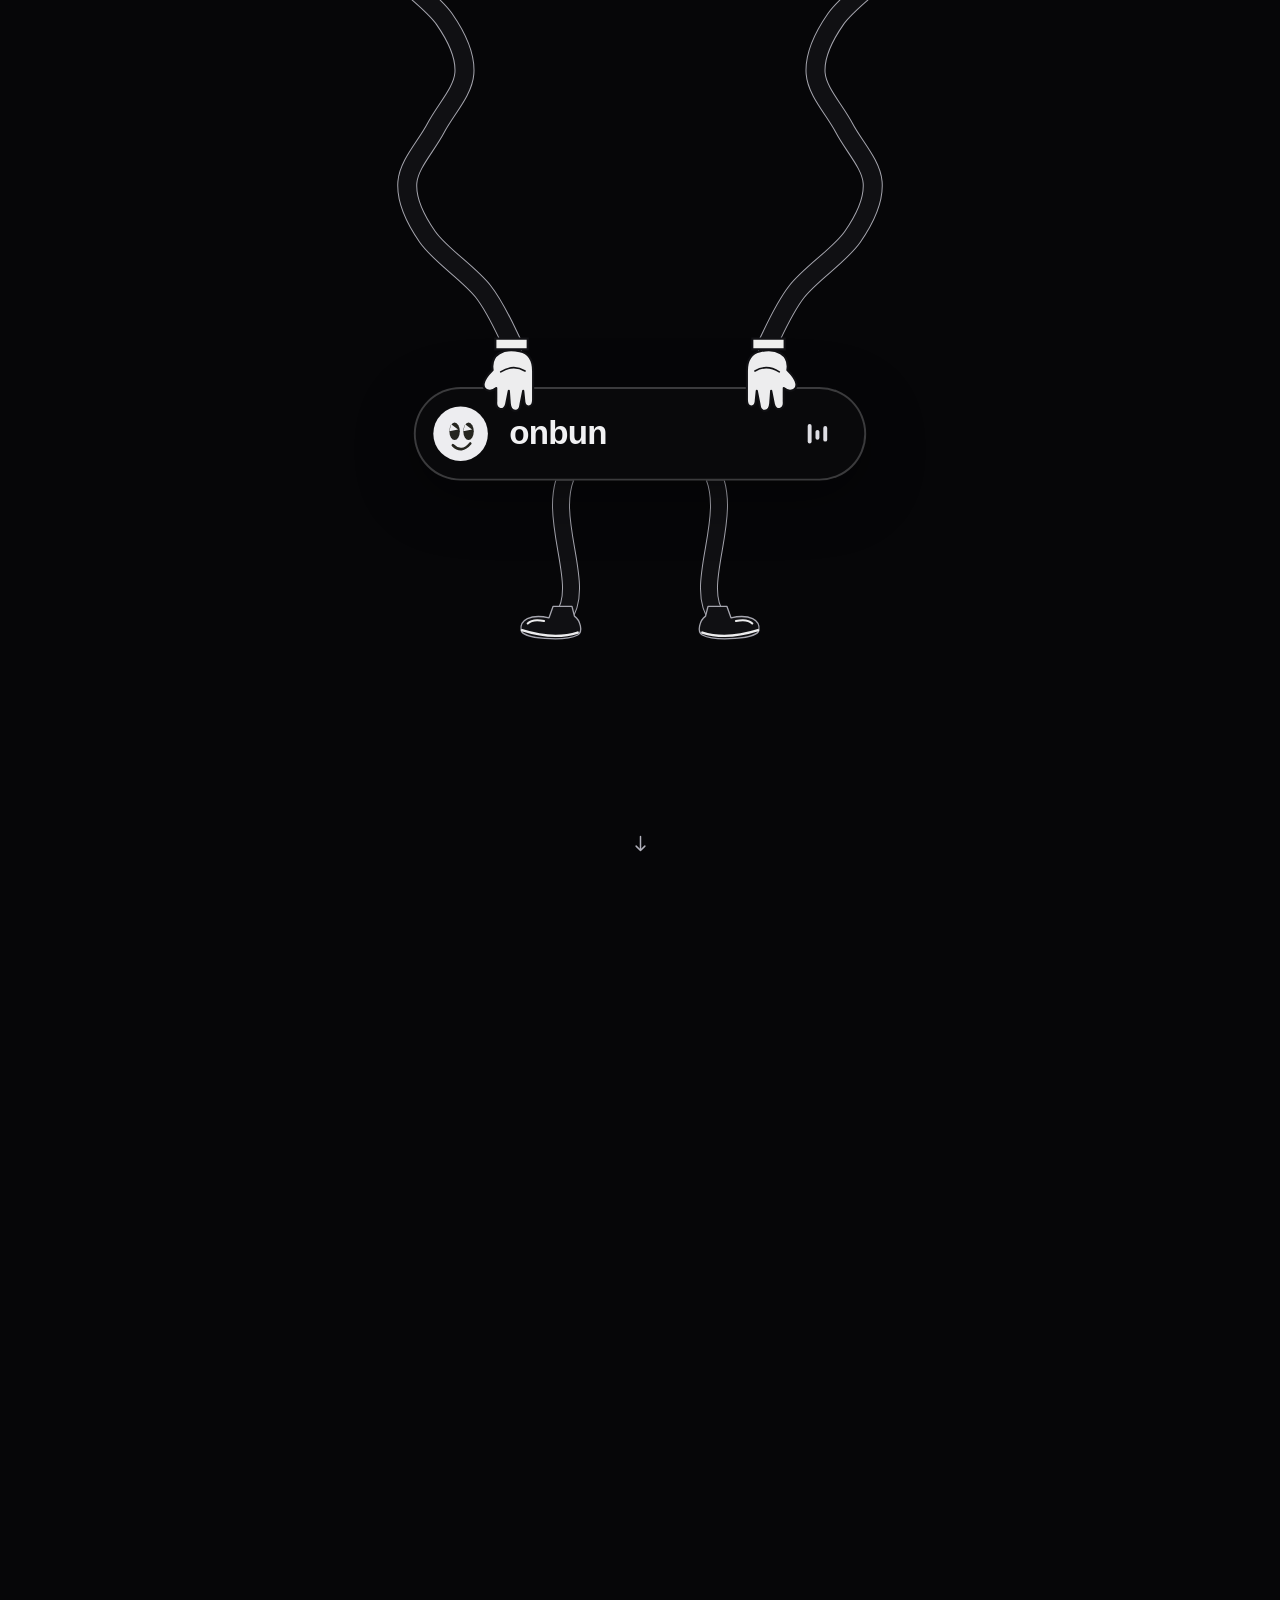
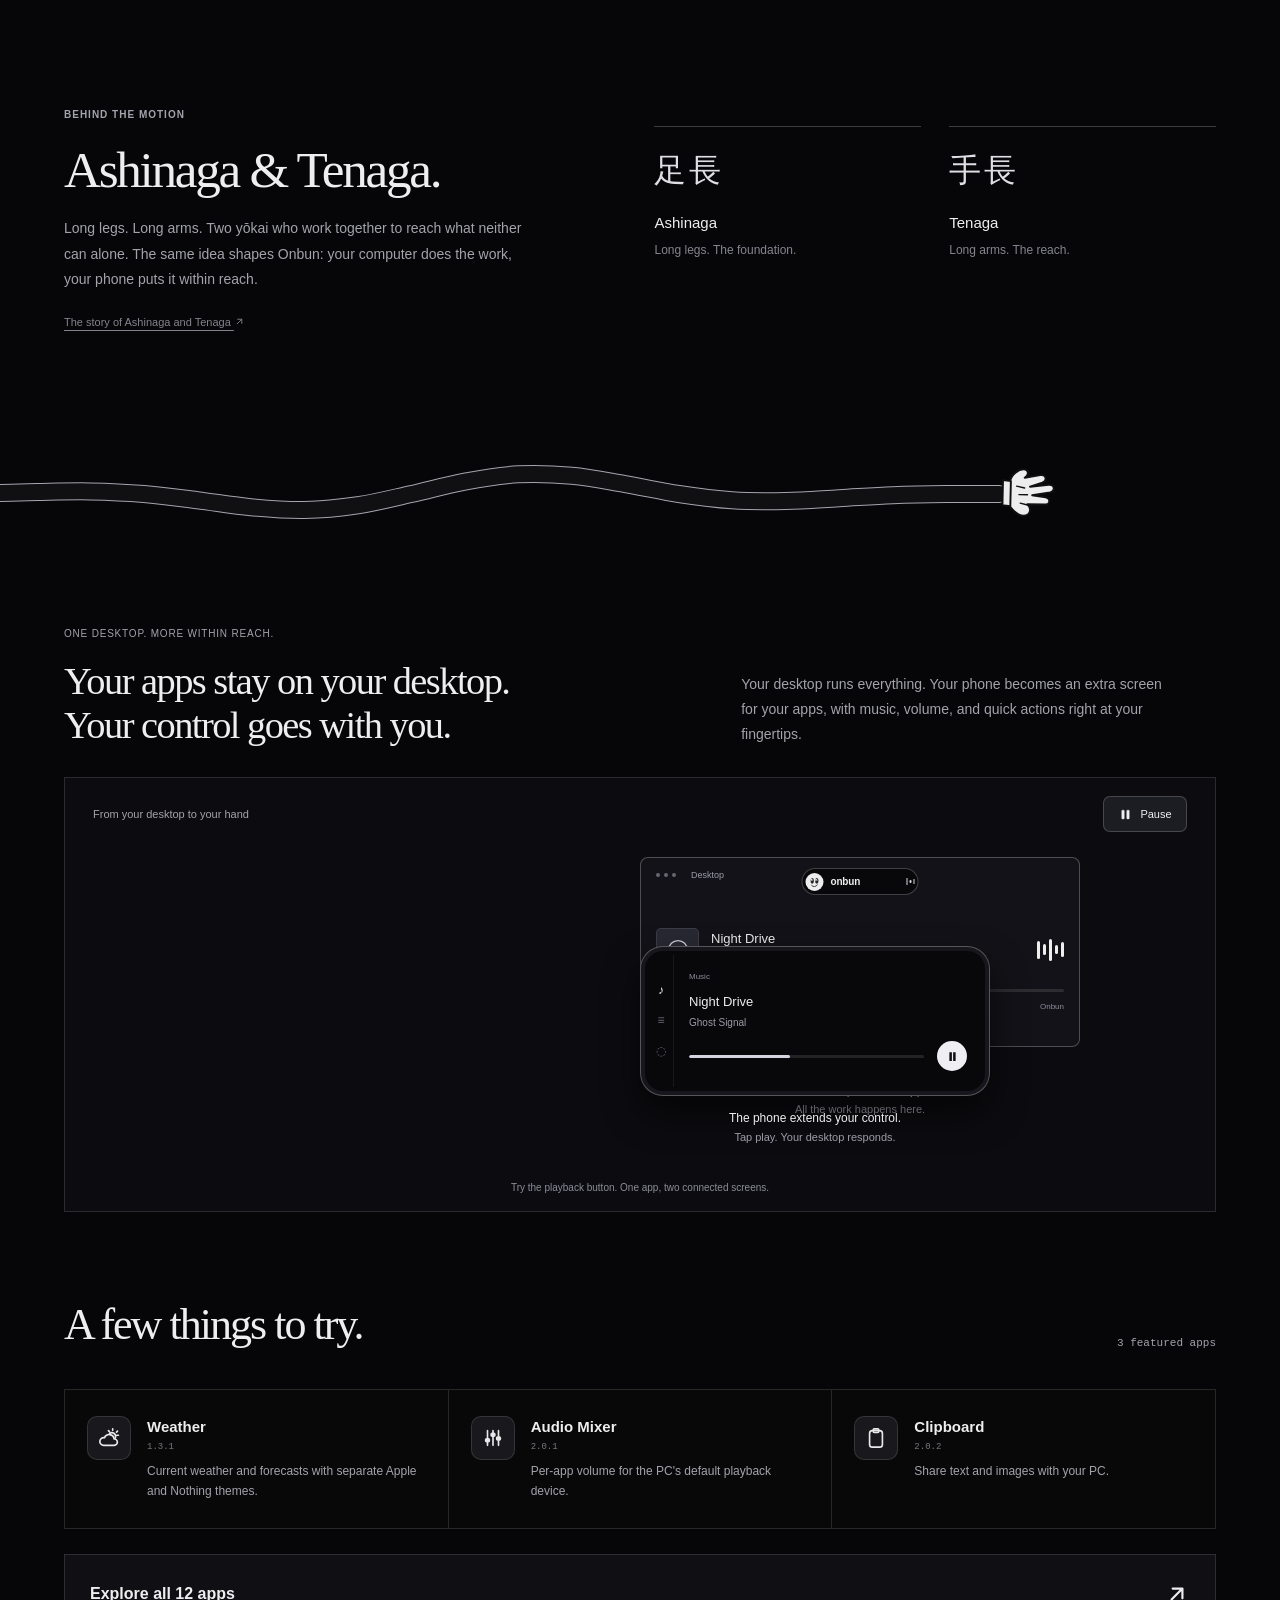
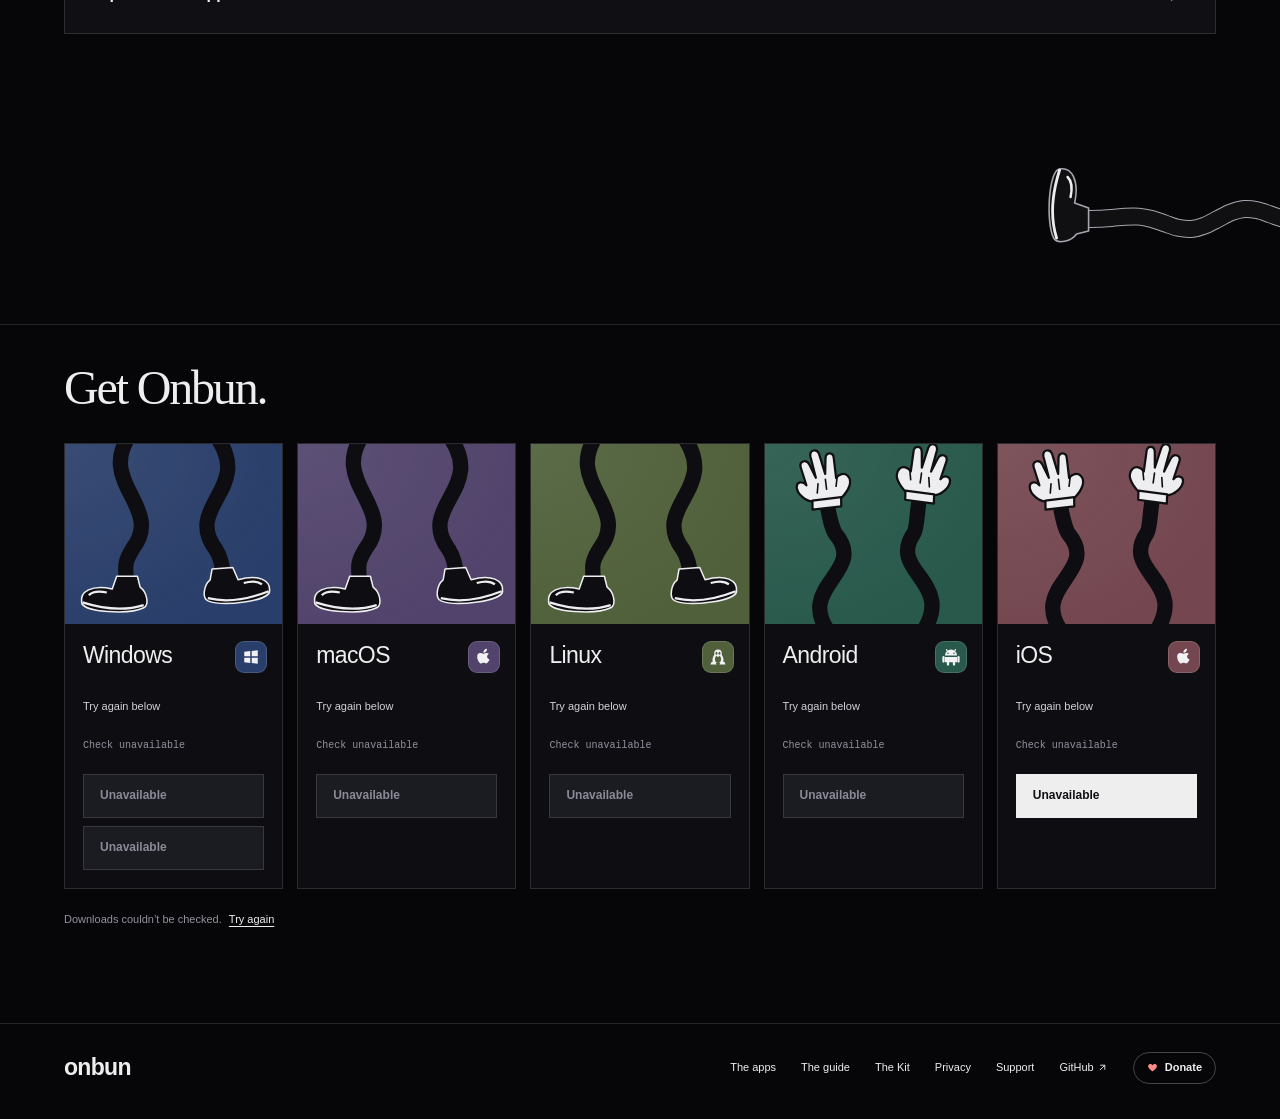
<file: docs/index.html>
<!doctype html>
<html lang="en">
<head>
<meta charset="utf-8"><meta name="viewport" content="width=device-width,initial-scale=1">
<title>Onbun</title>
<meta name="description" content="Your desktop does the heavy lifting. Your phone calls the shots. Meet Onbun, a little island connecting your computer, phone, and favorite apps.">
<link rel="canonical" href="https://onbun.app/">
<meta property="og:type" content="website">
<meta property="og:site_name" content="Onbun">
<meta property="og:title" content="Onbun">
<meta property="og:description" content="Your desktop does the heavy lifting. Your phone calls the shots. Meet Onbun, a little island connecting your computer, phone, and favorite apps.">
<meta property="og:url" content="https://onbun.app/">
<meta property="og:image" content="https://onbun.app/assets/onbun-social.png">
<meta property="og:image:type" content="image/png">
<meta property="og:image:width" content="1731">
<meta property="og:image:height" content="909">
<meta property="og:image:alt" content="Onbun island. Your desktop does the heavy lifting. Your phone calls the shots.">
<meta name="twitter:card" content="summary_large_image">
<meta name="twitter:title" content="Onbun">
<meta name="twitter:description" content="Your desktop does the heavy lifting. Your phone calls the shots. Meet Onbun, a little island connecting your computer, phone, and favorite apps.">
<meta name="twitter:image" content="https://onbun.app/assets/onbun-social.png">
<meta name="twitter:image:alt" content="Onbun island. Your desktop does the heavy lifting. Your phone calls the shots.">
<meta name="theme-color" content="#060608">
<link rel="icon" href="assets/favicon.svg" type="image/svg+xml"><link rel="stylesheet" href="assets/site.css?v=mwksz3j3">
<link rel="stylesheet" href="assets/night.css?v=mwksz3j3"><link rel="stylesheet" href="assets/downloads.css?v=mwksz3j3">
<link rel="stylesheet" href="assets/explainer.css?v=mwksz3j3">
</head>
<body data-page="home">
<a class="skip-link" href="#how-it-works">Skip to content</a>
<div class="hero"><div class="hero-scene">

<div class="hero-bottom"><a class="scroll-cue" href="#how-it-works" aria-label="How it works"><svg class="icon" viewBox="0 0 24 24" aria-hidden="true"><path d="M12 4v16m-5-5 5 5 5-5"/></svg></a></div>
</div></div>
<main>
<section class="origin page" id="how-it-works"><div><span class="label">Behind the motion</span><h2>Ashinaga &amp; Tenaga.</h2><p>Long legs. Long arms. Two yōkai who work together to reach what neither can alone. The same idea shapes Onbun: your computer does the work, your phone puts it within reach.</p><a class="art-credit" href="https://www.mingei.gallery/oeuvres/painting/ashinaga-and-tenaga" target="_blank" rel="noopener noreferrer">The story of Ashinaga and Tenaga <i class="ic ic-out" aria-hidden="true"></i></a></div><div class="origin-names"><article><span class="kanji" lang="ja">足長</span><h3>Ashinaga</h3><p>Long legs. The foundation.</p></article><article><span class="kanji" lang="ja">手長</span><h3>Tenaga</h3><p>Long arms. The reach.</p></article></div></section>
<div class="hose-separator" data-hose="arm" aria-hidden="true"></div>

<section class="how-onbun-works page" aria-labelledby="how-onbun-title">
  <div class="how-onbun-copy"><div><span class="label">One desktop. More within reach.</span><h2 id="how-onbun-title">Your apps stay on your desktop.<br>Your control goes with you.</h2></div><p>Your desktop runs everything. Your phone becomes an extra screen for your apps, with music, volume, and quick actions right at your fingertips.</p></div>
  <div class="control-demo" data-playing="true" data-motion="running">
    <div class="control-demo-top"><span>From your desktop to your hand</span><button type="button" class="demo-motion" aria-pressed="false" aria-label="Pause animation"><svg viewBox="0 0 24 24" aria-hidden="true"><g class="demo-motion-pause"><rect x="6" y="5" width="4" height="14" rx="1"/><rect x="14" y="5" width="4" height="14" rx="1"/></g><path class="demo-motion-play" d="m8 5 11 7-11 7Z"/></svg><span class="demo-motion-label">Pause</span></button></div>
    <div class="control-demo-devices">
      <div class="demo-desktop"><div class="demo-monitor"><div class="demo-window-bar"><span class="demo-window-dots" aria-hidden="true"><i></i><i></i><i></i></span><span>Desktop</span></div><div class="demo-mini-island"><span class="demo-mini-face" aria-hidden="true"><svg viewBox="0 0 28 28"><ellipse cx="10" cy="12" rx="3" ry="5"/><ellipse cx="18" cy="12" rx="3" ry="5"/><path d="m8 8 4 3-5 1m9-4 4 3-5 1" fill="#ededf0"/><path d="M9 20q5 5 10-1" fill="none" stroke="#25251f" stroke-width="1.5" stroke-linecap="round"/></svg></span><strong>onbun</strong><span class="demo-mini-levels" aria-hidden="true"><i></i><i></i><i></i></span></div><div class="demo-desktop-app"><span class="demo-album" aria-hidden="true"><svg viewBox="0 0 32 32"><circle cx="16" cy="16" r="10"/><circle cx="16" cy="16" r="3"/></svg></span><div><strong>Night Drive</strong><small>Ghost Signal</small></div><span class="demo-wave" aria-hidden="true"><i></i><i></i><i></i><i></i><i></i></span></div><div class="demo-track" aria-hidden="true"><i></i></div><div class="demo-desktop-bottom"><span class="demo-state" role="status">Playing on your desktop</span><span>Onbun</span></div></div><div class="demo-monitor-stand" aria-hidden="true"></div><p class="demo-device-label"><strong>The desktop runs the apps.</strong><span>All the work happens here.</span></p></div>
      <div class="demo-connection" aria-hidden="true"><span>App screens</span><div class="demo-signal demo-signal-out"><i></i><b>→</b></div><div class="demo-signal demo-signal-in"><i></i><b>←</b></div><span>Your actions</span></div>
      <div class="demo-phone"><div class="demo-phone-frame"><div class="demo-phone-rail" aria-hidden="true"><i>♪</i><i>≡</i><i>◌</i></div><div class="demo-phone-screen"><span class="demo-phone-eyebrow">Music</span><strong>Night Drive</strong><small>Ghost Signal</small><div class="demo-phone-controls"><span class="demo-phone-progress" aria-hidden="true"><i></i></span><button type="button" class="demo-play" aria-label="Pause music demo"><svg viewBox="0 0 24 24" aria-hidden="true"><path class="demo-pause-icon" d="M7 5h4v14H7zm6 0h4v14h-4z"/><path class="demo-play-icon" d="m8 5 11 7-11 7Z"/></svg><span class="demo-tap" aria-hidden="true"></span></button></div></div></div><p class="demo-device-label"><strong>The phone extends your control.</strong><span>Tap play. Your desktop responds.</span></p></div>
    </div>
    <p class="demo-footnote">Try the playback button. One app, two connected screens.</p>
  </div>
</section>
<section class="essentials-section page" id="apps"><div class="section-head"><div><h2>A few things to try.</h2></div><span class="count" id="count" role="status"></span></div><div class="library" id="library" aria-live="polite"></div><a class="store-link" href="/apps"><strong id="all-apps-label">Explore all apps</strong> <i class="ic ic-out" aria-hidden="true"></i></a></section>
<div class="hose-separator reverse" data-hose="leg" aria-hidden="true"></div>
<section class="get page" id="download" aria-labelledby="download-title"><div class="get-copy"><h2 id="download-title">Get Onbun.</h2></div><div class="download-grid" id="download-cards" aria-label="Onbun downloads"></div><p class="download-status" id="download-status" role="status">Checking latest releases…</p><noscript><p>Enable JavaScript to find the latest installers.</p></noscript></section>
</main>
<footer class="site-foot"><a class="brand" href="/">onbun</a><nav aria-label="Footer"><a href="/apps">The apps</a><a href="/docs">The guide</a><a href="/docs#explorer">The Kit</a><a href="/privacy">Privacy</a><a href="mailto:mathieu.davinha@icloud.com">Support</a><a href="https://github.com/MathieuDvv/WinMore-releases">GitHub <i class="ic ic-out" aria-hidden="true"></i></a><a class="foot-donate" href="https://ko-fi.com/dotslimy" target="_blank" rel="noopener"><i class="ic ic-heart" aria-hidden="true"></i>Donate</a></nav></footer>
<script src="assets/hose.js?v=mwksz3j3"></script>
<script src="assets/yokai-background.js?v=mwksz3j3"></script><script src="assets/island.js?v=mwksz3j3"></script><script src="assets/landing.js?v=mwksz3j3"></script><script src="assets/downloads.js?v=mwksz3j3"></script>
<script src="assets/explainer.js?v=mwksz3j3"></script>
</body></html>
</file>
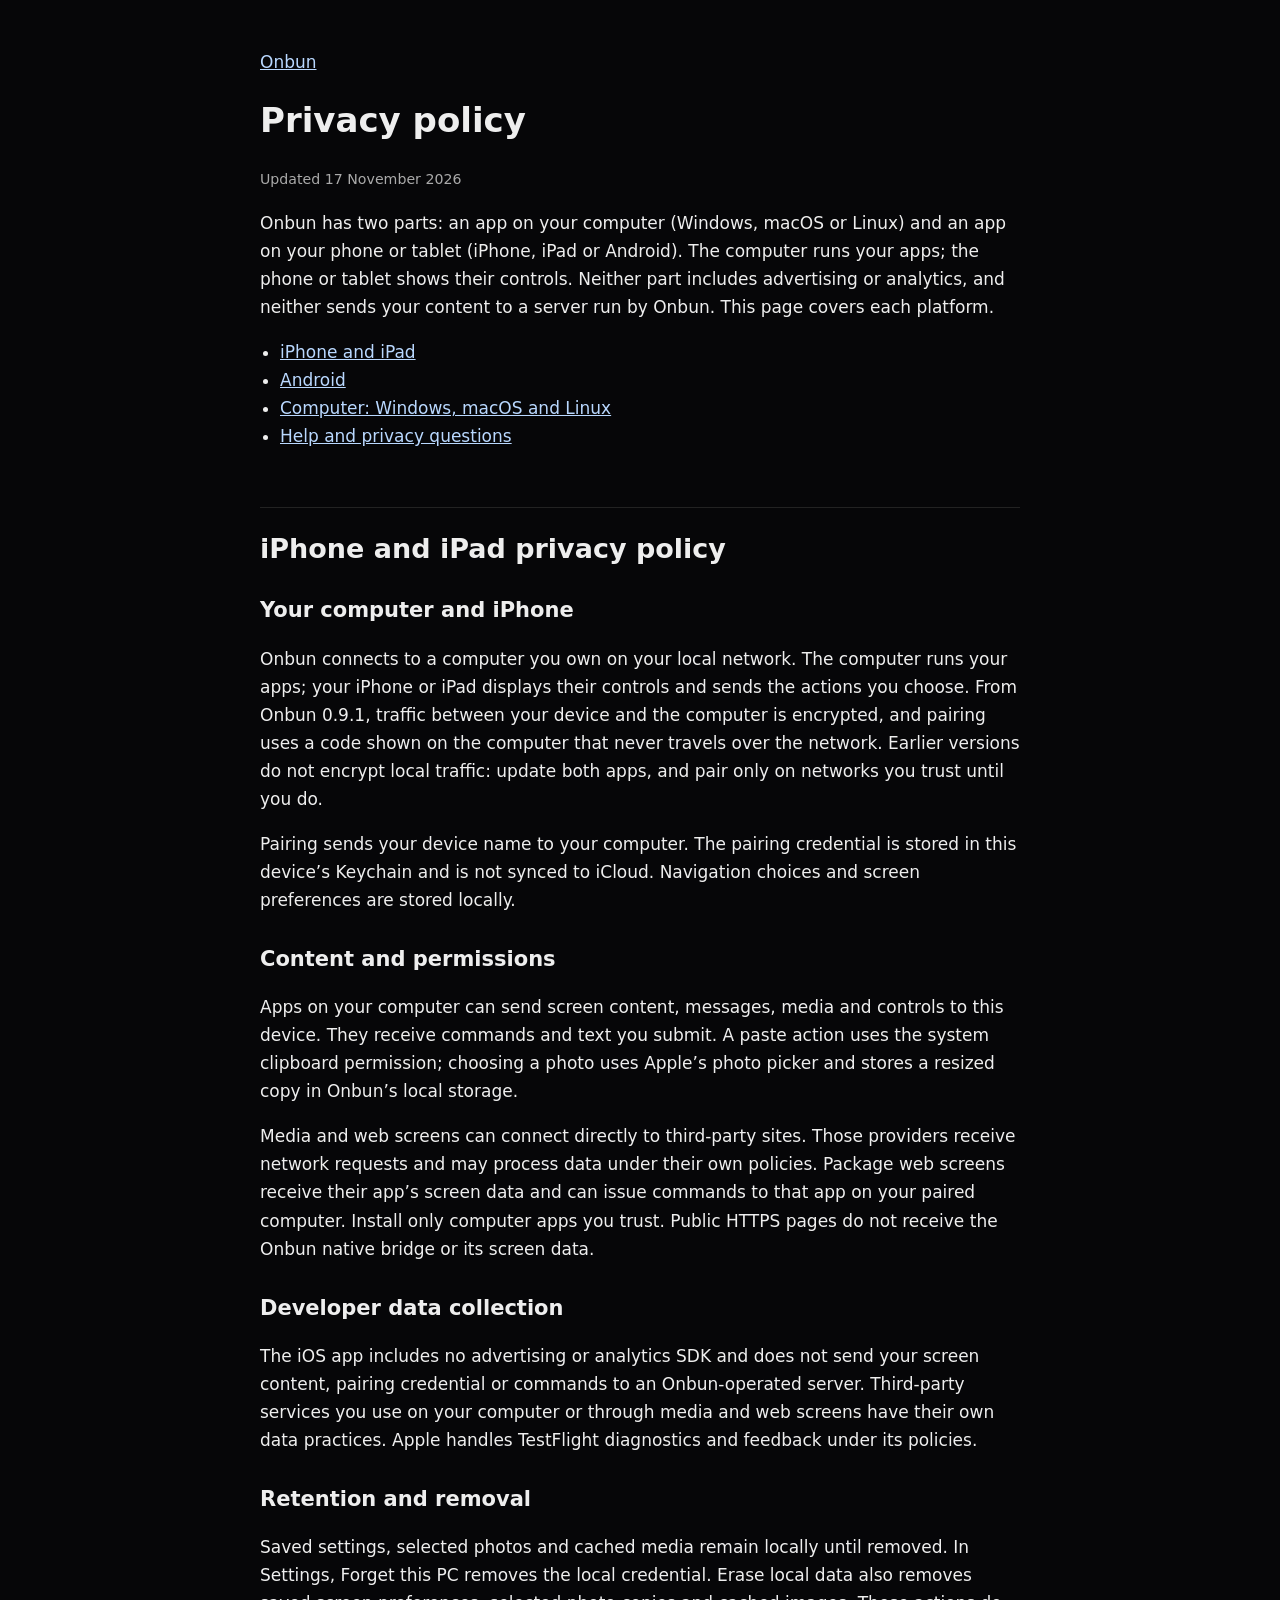
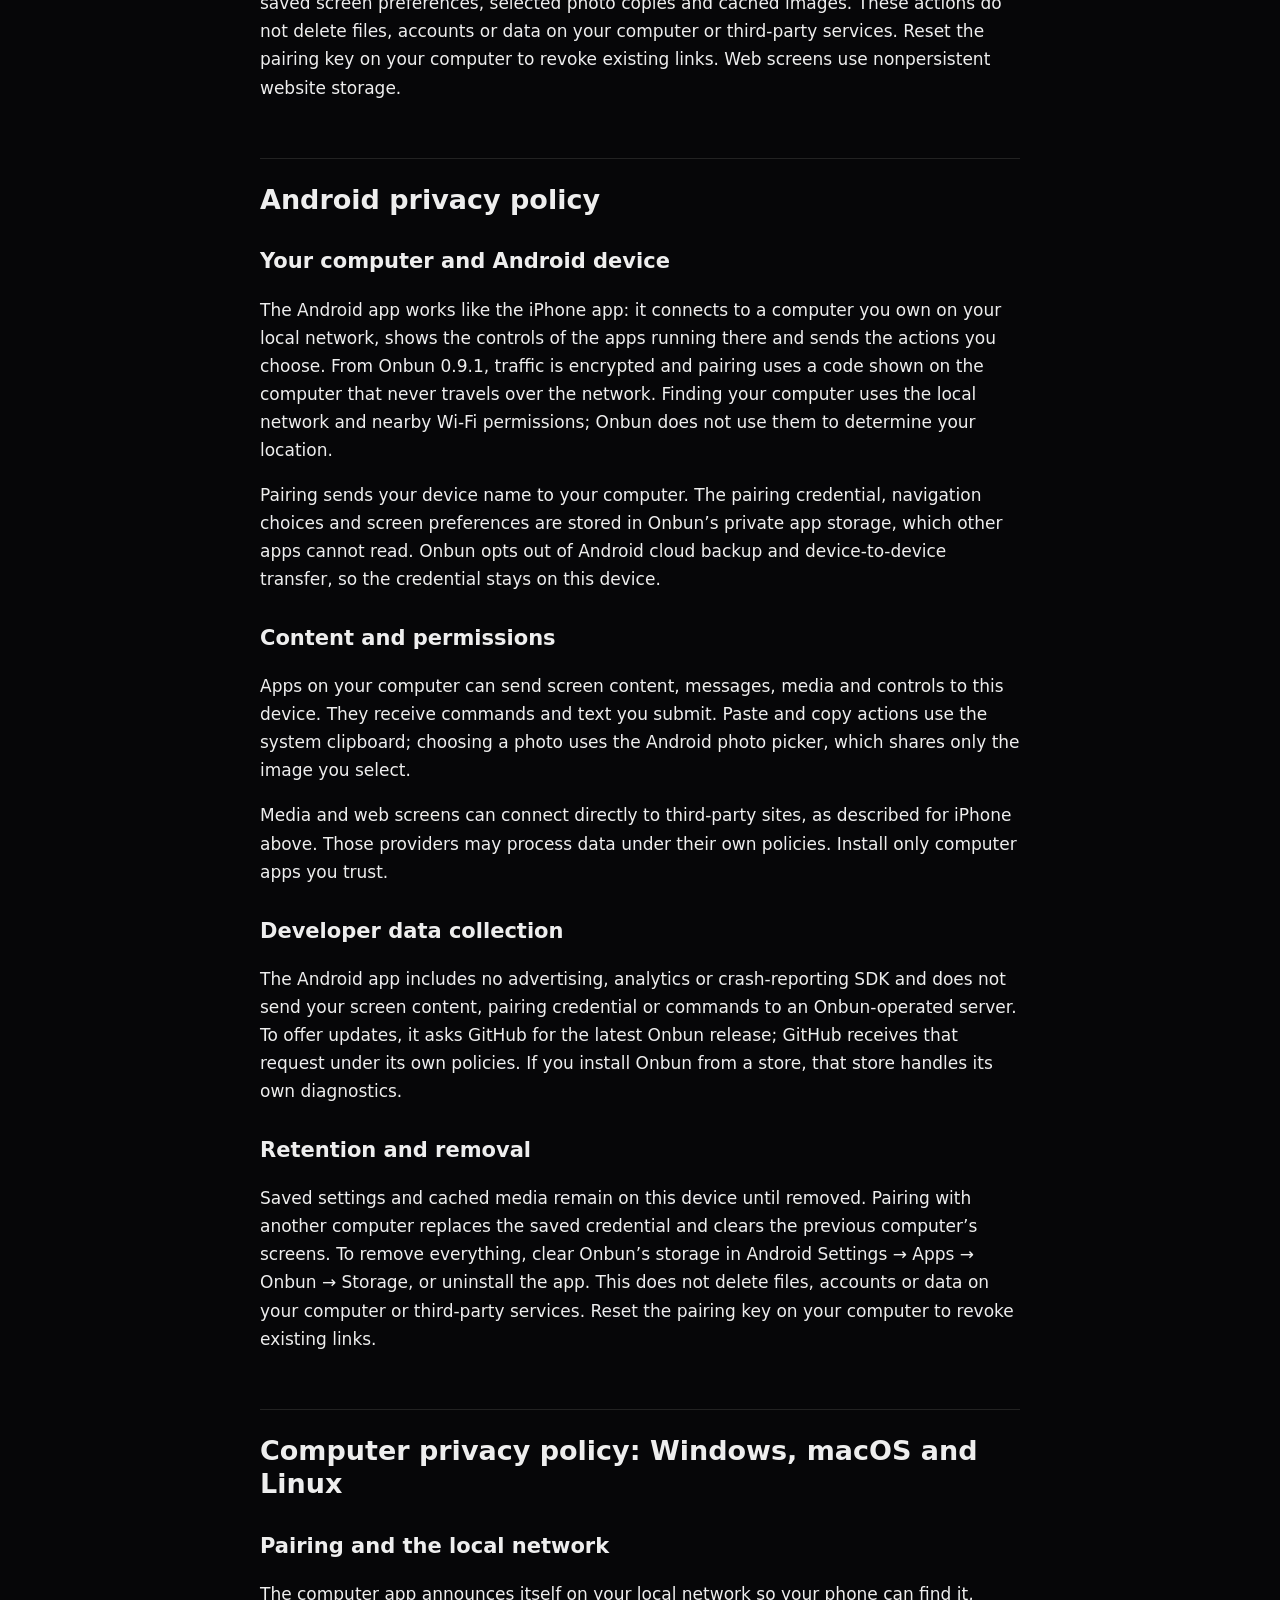
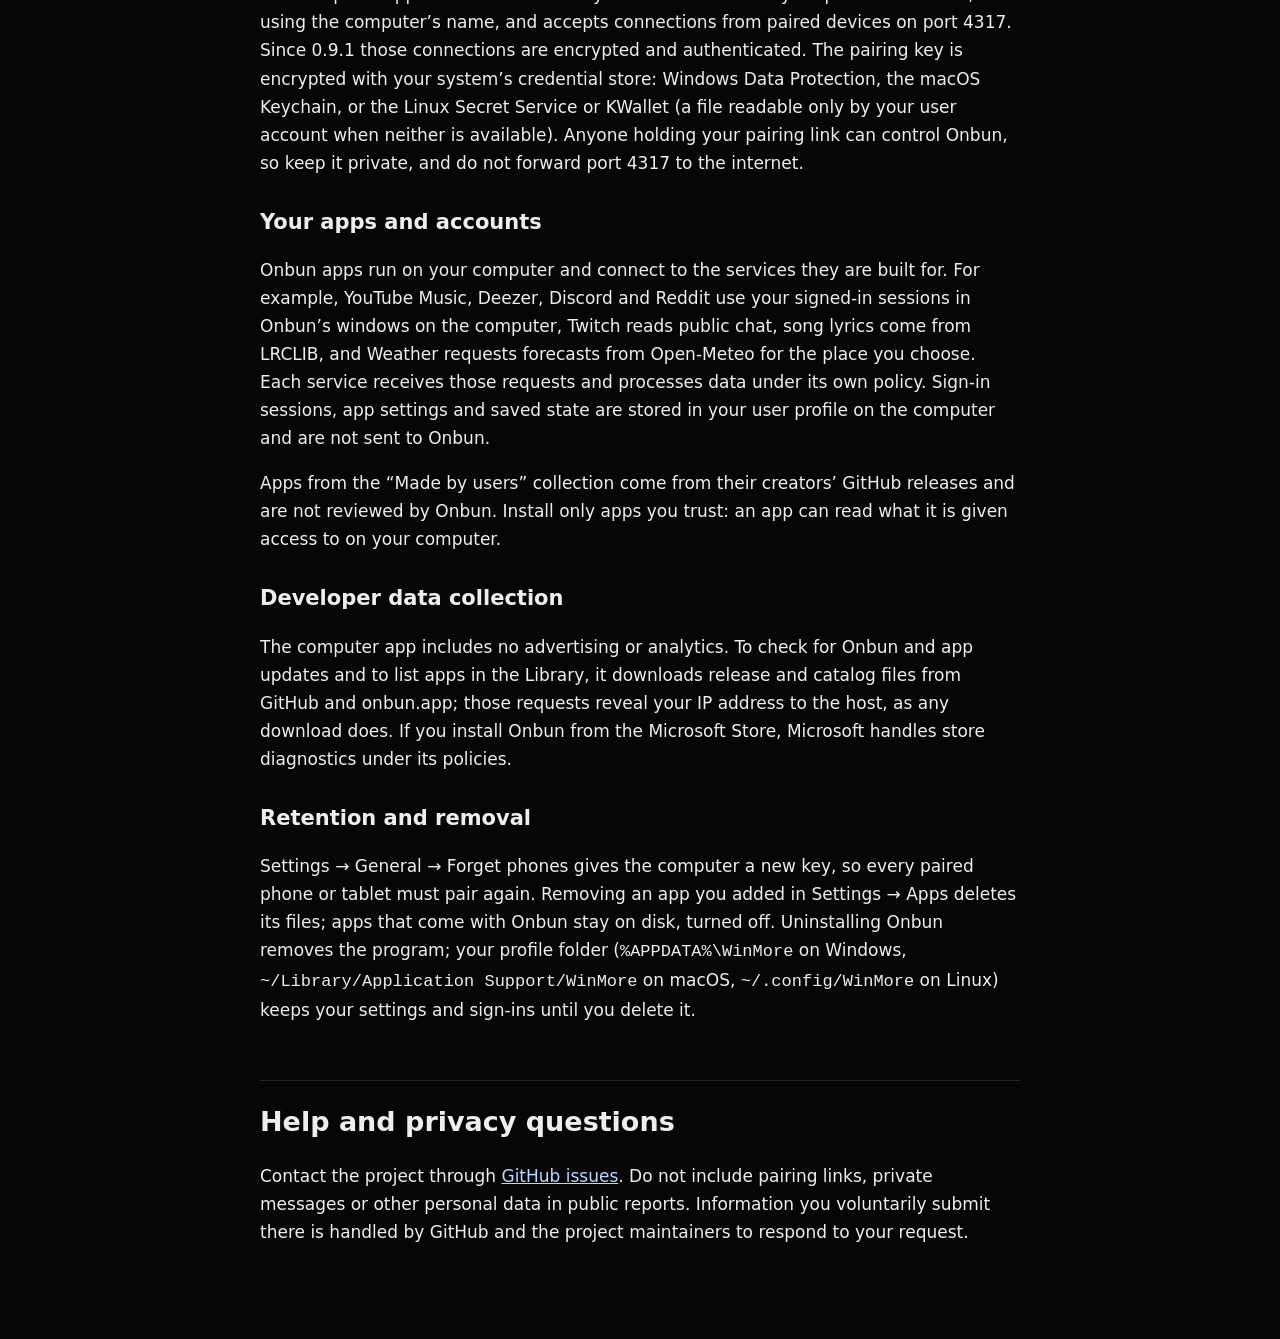
<file: docs/privacy.html>
<!doctype html>
<html lang="en">
<head>
<meta charset="utf-8"><meta name="viewport" content="width=device-width,initial-scale=1">
<title>Onbun privacy policy</title>
<meta name="description" content="How Onbun for iPhone, iPad, Android, Windows, macOS and Linux handles pairing, local data, permissions and third-party content.">
<link rel="icon" href="assets/favicon.svg" type="image/svg+xml">
<style>
body{margin:0;background:#060608;color:#eee;font:17px/1.65 system-ui,sans-serif}main{max-width:760px;margin:auto;padding:48px 24px 80px}h1,h2,h3{line-height:1.25}h2{margin-top:56px;font-size:27px;padding-top:24px;border-top:1px solid #222}h3{margin-top:32px;font-size:21px}a{color:#b9d8ff}small{color:#aaa}nav ul{padding-left:20px}
</style>
</head>
<body><main>
<a href="/">Onbun</a>
<h1>Privacy policy</h1>
<small>Updated 17 November 2026</small>
<p>Onbun has two parts: an app on your computer (Windows, macOS or Linux) and an app on your phone or tablet (iPhone, iPad or Android). The computer runs your apps; the phone or tablet shows their controls. Neither part includes advertising or analytics, and neither sends your content to a server run by Onbun. This page covers each platform.</p>
<nav aria-label="Platforms"><ul>
<li><a href="#ios">iPhone and iPad</a></li>
<li><a href="#android">Android</a></li>
<li><a href="#computer">Computer: Windows, macOS and Linux</a></li>
<li><a href="#help">Help and privacy questions</a></li>
</ul></nav>

<section id="ios">
<h2>iPhone and iPad privacy policy</h2>
<h3>Your computer and iPhone</h3>
<p>Onbun connects to a computer you own on your local network. The computer runs your apps; your iPhone or iPad displays their controls and sends the actions you choose. From Onbun 0.9.1, traffic between your device and the computer is encrypted, and pairing uses a code shown on the computer that never travels over the network. Earlier versions do not encrypt local traffic: update both apps, and pair only on networks you trust until you do.</p>
<p>Pairing sends your device name to your computer. The pairing credential is stored in this device’s Keychain and is not synced to iCloud. Navigation choices and screen preferences are stored locally.</p>
<h3>Content and permissions</h3>
<p>Apps on your computer can send screen content, messages, media and controls to this device. They receive commands and text you submit. A paste action uses the system clipboard permission; choosing a photo uses Apple’s photo picker and stores a resized copy in Onbun’s local storage.</p>
<p>Media and web screens can connect directly to third-party sites. Those providers receive network requests and may process data under their own policies. Package web screens receive their app’s screen data and can issue commands to that app on your paired computer. Install only computer apps you trust. Public HTTPS pages do not receive the Onbun native bridge or its screen data.</p>
<h3>Developer data collection</h3>
<p>The iOS app includes no advertising or analytics SDK and does not send your screen content, pairing credential or commands to an Onbun-operated server. Third-party services you use on your computer or through media and web screens have their own data practices. Apple handles TestFlight diagnostics and feedback under its policies.</p>
<h3>Retention and removal</h3>
<p>Saved settings, selected photos and cached media remain locally until removed. In Settings, Forget this PC removes the local credential. Erase local data also removes saved screen preferences, selected photo copies and cached images. These actions do not delete files, accounts or data on your computer or third-party services. Reset the pairing key on your computer to revoke existing links. Web screens use nonpersistent website storage.</p>
</section>

<section id="android">
<h2>Android privacy policy</h2>
<h3>Your computer and Android device</h3>
<p>The Android app works like the iPhone app: it connects to a computer you own on your local network, shows the controls of the apps running there and sends the actions you choose. From Onbun 0.9.1, traffic is encrypted and pairing uses a code shown on the computer that never travels over the network. Finding your computer uses the local network and nearby Wi-Fi permissions; Onbun does not use them to determine your location.</p>
<p>Pairing sends your device name to your computer. The pairing credential, navigation choices and screen preferences are stored in Onbun’s private app storage, which other apps cannot read. Onbun opts out of Android cloud backup and device-to-device transfer, so the credential stays on this device.</p>
<h3>Content and permissions</h3>
<p>Apps on your computer can send screen content, messages, media and controls to this device. They receive commands and text you submit. Paste and copy actions use the system clipboard; choosing a photo uses the Android photo picker, which shares only the image you select.</p>
<p>Media and web screens can connect directly to third-party sites, as described for iPhone above. Those providers may process data under their own policies. Install only computer apps you trust.</p>
<h3>Developer data collection</h3>
<p>The Android app includes no advertising, analytics or crash-reporting SDK and does not send your screen content, pairing credential or commands to an Onbun-operated server. To offer updates, it asks GitHub for the latest Onbun release; GitHub receives that request under its own policies. If you install Onbun from a store, that store handles its own diagnostics.</p>
<h3>Retention and removal</h3>
<p>Saved settings and cached media remain on this device until removed. Pairing with another computer replaces the saved credential and clears the previous computer’s screens. To remove everything, clear Onbun’s storage in Android Settings → Apps → Onbun → Storage, or uninstall the app. This does not delete files, accounts or data on your computer or third-party services. Reset the pairing key on your computer to revoke existing links.</p>
</section>

<section id="computer">
<h2>Computer privacy policy: Windows, macOS and Linux</h2>
<h3>Pairing and the local network</h3>
<p>The computer app announces itself on your local network so your phone can find it, using the computer’s name, and accepts connections from paired devices on port 4317. Since 0.9.1 those connections are encrypted and authenticated. The pairing key is encrypted with your system’s credential store: Windows Data Protection, the macOS Keychain, or the Linux Secret Service or KWallet (a file readable only by your user account when neither is available). Anyone holding your pairing link can control Onbun, so keep it private, and do not forward port 4317 to the internet.</p>
<h3>Your apps and accounts</h3>
<p>Onbun apps run on your computer and connect to the services they are built for. For example, YouTube Music, Deezer, Discord and Reddit use your signed-in sessions in Onbun’s windows on the computer, Twitch reads public chat, song lyrics come from LRCLIB, and Weather requests forecasts from Open-Meteo for the place you choose. Each service receives those requests and processes data under its own policy. Sign-in sessions, app settings and saved state are stored in your user profile on the computer and are not sent to Onbun.</p>
<p>Apps from the “Made by users” collection come from their creators’ GitHub releases and are not reviewed by Onbun. Install only apps you trust: an app can read what it is given access to on your computer.</p>
<h3>Developer data collection</h3>
<p>The computer app includes no advertising or analytics. To check for Onbun and app updates and to list apps in the Library, it downloads release and catalog files from GitHub and onbun.app; those requests reveal your IP address to the host, as any download does. If you install Onbun from the Microsoft Store, Microsoft handles store diagnostics under its policies.</p>
<h3>Retention and removal</h3>
<p>Settings → General → Forget phones gives the computer a new key, so every paired phone or tablet must pair again. Removing an app you added in Settings → Apps deletes its files; apps that come with Onbun stay on disk, turned off. Uninstalling Onbun removes the program; your profile folder (<code>%APPDATA%\WinMore</code> on Windows, <code>~/Library/Application Support/WinMore</code> on macOS, <code>~/.config/WinMore</code> on Linux) keeps your settings and sign-ins until you delete it.</p>
</section>

<section id="help">
<h2>Help and privacy questions</h2>
<p>Contact the project through <a href="https://github.com/MathieuDvv/WinMore-releases/issues">GitHub issues</a>. Do not include pairing links, private messages or other personal data in public reports. Information you voluntarily submit there is handled by GitHub and the project maintainers to respond to your request.</p>
</section>
</main></body></html>
</file>
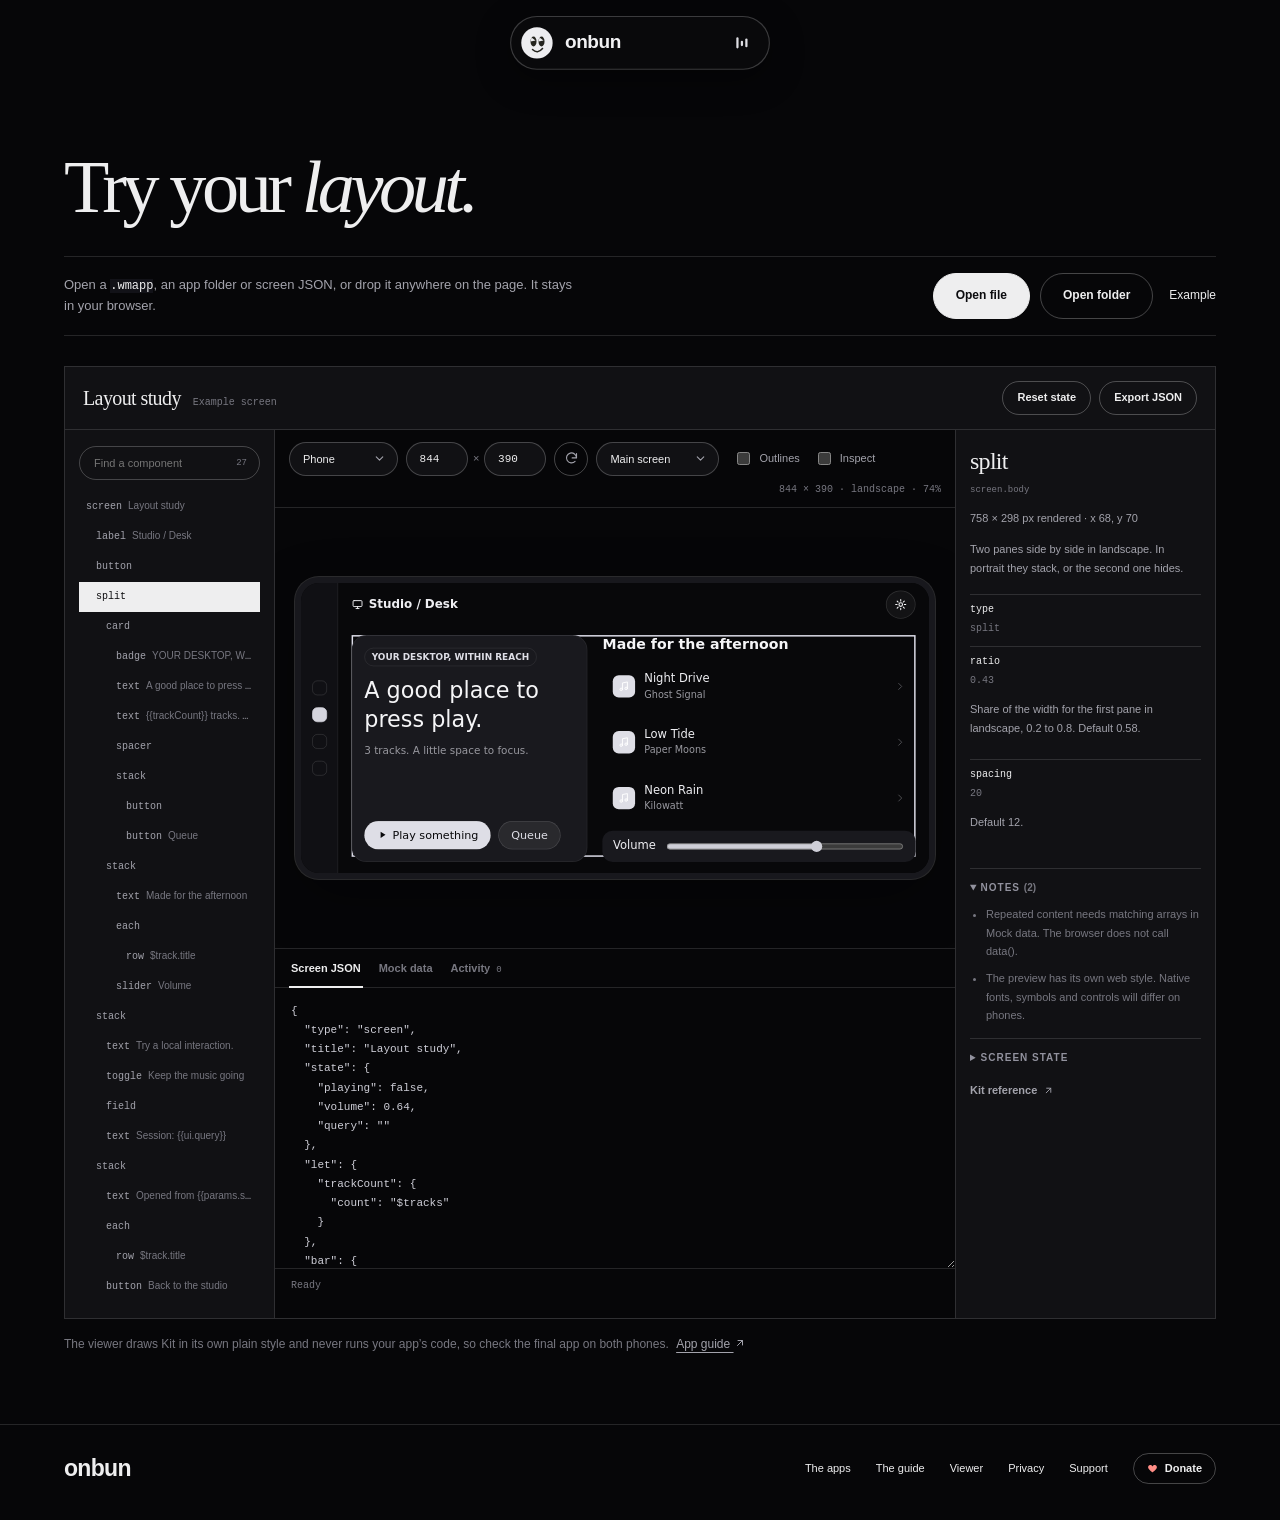
<file: docs/viewer.html>
<!doctype html>
<html lang="en">
<head>
<meta charset="utf-8"><meta name="viewport" content="width=device-width,initial-scale=1">
<title>Viewer — Onbun</title>
<meta name="description" content="A free browser playground for Onbun developers. Open a .wmapp, an app folder or screen JSON to inspect and test your layout. Files stay on your device.">
<link rel="canonical" href="https://onbun.app/viewer">
<meta name="theme-color" content="#060608"><link rel="icon" href="assets/favicon.svg" type="image/svg+xml">
<link rel="stylesheet" href="assets/site.css?v=mwksz3j3"><link rel="stylesheet" href="assets/night.css?v=mwksz3j3"><link rel="stylesheet" href="assets/viewer.css?v=mwksz3j3">
</head>
<body data-page="viewer">
<a class="skip-link" href="#workspace">Skip to viewer</a>
<main class="viewer-page" id="drop-zone">
  <h1>Try your <em>layout.</em></h1>
  <div class="viewer-head-row">
    <p>Open a <code>.wmapp</code>, an app folder or screen JSON, or drop it anywhere on the page. It stays in your browser.</p>
    <div class="viewer-actions"><button class="btn primary" id="open-file" type="button">Open file</button><button class="btn" id="open-folder" type="button">Open folder</button><button class="text-button" id="load-example" type="button">Example</button></div>
    <input id="file-input" type="file" accept=".wmapp,.json" hidden><input id="folder-input" type="file" webkitdirectory multiple hidden>
  </div>
  <p class="viewer-status" id="import-status" role="status"></p>

  <section class="viewer-workspace" id="workspace" aria-label="Layout playground">
    <div class="viewer-toolbar">
      <div class="viewer-app"><strong id="app-name">Layout study</strong><small id="app-source">Example screen</small></div>
      <div class="viewer-tools"><button id="reset-state" type="button">Reset state</button><button id="download-json" type="button">Export JSON</button></div>
    </div>
    <div class="viewer-grid">
      <aside class="viewer-tree" aria-label="Screen components">
        <label class="viewer-search"><input id="tree-search" type="search" placeholder="Find a component" aria-label="Find a component"><span id="node-count"></span></label>
        <div id="component-tree"></div>
      </aside>
      <div class="viewer-stage">
        <div class="viewer-controls">
          <select id="viewport" aria-label="Viewport"><option value="844,390">Phone</option><option value="932,430">Large phone</option><option value="1024,768">Tablet</option><option value="custom">Custom</option></select>
          <span class="viewer-size"><input id="viewport-width" type="number" min="240" max="1600" value="844" aria-label="Width"><span>×</span><input id="viewport-height" type="number" min="240" max="1600" value="390" aria-label="Height"></span>
          <button id="rotate" type="button" aria-label="Rotate viewport"><svg viewBox="0 0 24 24" aria-hidden="true"><path d="M20 11a8 8 0 1 0-2.3 5.7M20 4v7h-7"/></svg></button>
          <select id="preview-page" aria-label="Page"><option value="screen">Main screen</option></select>
          <label class="viewer-check"><input type="checkbox" id="show-outlines"> Outlines</label>
          <label class="viewer-check"><input type="checkbox" id="inspect-mode"> Inspect</label>
          <span class="viewer-meta"><span id="viewport-label">844 × 390</span> · <span id="preview-scale"></span></span>
        </div>
        <div class="viewer-preview-area" id="preview-area"><div id="preview-size"><iframe id="preview-frame" title="Interactive app layout preview" src="viewer-preview.html" sandbox="allow-scripts" referrerpolicy="no-referrer"></iframe></div></div>
        <div class="viewer-editor-tabs" role="tablist" aria-label="Editor"><button type="button" role="tab" aria-selected="true" aria-controls="screen-panel" id="screen-tab" data-tab="screen">Screen JSON</button><button type="button" role="tab" aria-selected="false" aria-controls="data-panel" id="data-tab" data-tab="data" tabindex="-1">Mock data</button><button type="button" role="tab" aria-selected="false" aria-controls="activity-panel" id="activity-tab" data-tab="activity" tabindex="-1">Activity <span id="activity-count">0</span></button></div>
        <div id="screen-panel" role="tabpanel" aria-labelledby="screen-tab" class="viewer-editor"><textarea id="screen-json" spellcheck="false" aria-label="Screen JSON editor"></textarea></div>
        <div id="data-panel" role="tabpanel" aria-labelledby="data-tab" class="viewer-editor" hidden><div class="viewer-data-head"><p>What your backend’s data() returns.</p><button type="button" id="open-data">Load JSON</button><input id="data-input" type="file" accept=".json" hidden></div><textarea id="mock-data" spellcheck="false" aria-label="Mock data JSON editor"></textarea></div>
        <div id="activity-panel" role="tabpanel" aria-labelledby="activity-tab" hidden><div class="viewer-data-head"><p>Actions are logged here. No backend runs.</p><button type="button" id="clear-log">Clear</button></div><ol id="activity-log"><li class="activity-empty">Press a button or change a control.</li></ol></div>
        <p id="editor-status" class="viewer-editor-status" role="status">Ready</p>
      </div>
      <aside class="viewer-inspector" aria-label="Inspector"><div id="node-inspector"></div><details open><summary>Notes <span id="warning-count"></span></summary><ul id="preview-notes"></ul></details><details><summary>Screen state</summary><pre id="live-state">{}</pre></details><a class="viewer-ref" href="/docs#explorer">Kit reference <i class="ic ic-out" aria-hidden="true"></i></a></aside>
    </div>
  </section>
  <p class="viewer-note">The viewer draws Kit in its own plain style and never runs your app’s code, so check the final app on both phones. <a href="/docs#build">App guide <i class="ic ic-out" aria-hidden="true"></i></a></p>
</main>
<footer class="site-foot"><a class="brand" href="/">onbun</a><nav aria-label="Footer"><a href="/apps">The apps</a><a href="/docs">The guide</a><a href="/viewer" aria-current="page">Viewer</a><a href="/privacy">Privacy</a><a href="mailto:mathieu.davinha@icloud.com">Support</a><a class="foot-donate" href="https://ko-fi.com/dotslimy" target="_blank" rel="noopener"><i class="ic ic-heart" aria-hidden="true"></i>Donate</a></nav></footer>
<script src="assets/hose.js?v=mwksz3j3"></script><script src="assets/island.js?v=mwksz3j3"></script><script src="data/kit-validator.js?v=mwksz3j3"></script><script src="assets/viewer-core.js?v=mwksz3j3"></script><script src="assets/viewer.js?v=mwksz3j3"></script>
</body></html>
</file>
<file: docs/assets/site.css>
:root{color-scheme:light;--bg:#f6f1e5;--paper:#fffaf0;--text:#25251f;--secondary:#656353;--tertiary:#777463;--line:#25251f33;--line-2:#25251f66;--row:#eee7d6;--control:#e9e1cd;--control-2:#ddd3bb;--logo:#efc34b;--accent:#de6c50;--link:#954029;--font:'Trebuchet MS',Arial,sans-serif;--display:Georgia,'Times New Roman',serif;--mono:ui-monospace,'Cascadia Code',Consolas,monospace;--morph:cubic-bezier(.2,.85,.2,1);--gutter:clamp(22px,5vw,76px)}
*{box-sizing:border-box}html{-webkit-text-size-adjust:100%;scroll-behavior:smooth;scroll-padding-top:100px}body{margin:0;background:var(--bg);color:var(--text);font:16px/1.6 var(--font);-webkit-font-smoothing:antialiased;overflow-x:clip}body:before{content:'';position:fixed;inset:0;pointer-events:none;z-index:1000;opacity:.035;background-image:url("data:image/svg+xml,%3Csvg xmlns='http://www.w3.org/2000/svg' width='180' height='180'%3E%3Cfilter id='n'%3E%3CfeTurbulence type='fractalNoise' baseFrequency='.8' numOctaves='3' stitchTiles='stitch'/%3E%3C/filter%3E%3Cpath fill='%23000' filter='url(%23n)' opacity='.7' d='M0 0h180v180H0z'/%3E%3C/svg%3E")}
a{color:inherit}button,input,textarea{font:inherit;color:inherit}button{cursor:pointer;background:none;border:0;padding:0}button,a,input,textarea{-webkit-tap-highlight-color:transparent}:focus-visible{outline:3px solid var(--accent);outline-offset:5px}button:disabled{cursor:default}button,a{touch-action:manipulation}::selection{background:var(--logo);color:var(--text)}[hidden]{display:none!important}.skip-link{position:fixed;z-index:2000;top:8px;left:8px;padding:10px;background:var(--paper);transform:translateY(-160%)}.skip-link:focus{transform:none}.sr-only{position:absolute;width:1px;height:1px;padding:0;margin:-1px;overflow:hidden;clip:rect(0,0,0,0);white-space:nowrap;border:0}
.eyebrow,.label{display:inline-block;font:700 10px/1.5 var(--font);letter-spacing:.15em;text-transform:uppercase}.label{color:var(--secondary);letter-spacing:.1em}.count{font:11px var(--mono);color:var(--secondary)}.icon{width:17px;height:17px;fill:none;stroke:currentColor;stroke-width:1.7;stroke-linecap:round;stroke-linejoin:round;vertical-align:middle;flex-shrink:0}h1,h2,h3,p{overflow-wrap:break-word}h1,h2{font-family:var(--display);font-weight:700;letter-spacing:-.065em}h2{font-size:clamp(36px,4.6vw,64px);line-height:1.05;margin:20px 0 24px}h1 em,h2 em{font-style:italic;font-weight:400}p{color:var(--secondary)}.page{max-width:1300px;margin:0 auto;padding-left:var(--gutter);padding-right:var(--gutter)}.brand{font:900 37px/1 var(--display);letter-spacing:-.09em;text-decoration:none;white-space:nowrap}
/* The familiar island stays dark and interactive against its paper surroundings. */
.island{--text:#fffaf0;--secondary:#b8b6a9;--row:#33332b;--control:#454538;--accent:#de6c50;position:fixed;z-index:50;left:50%;top:16px;transform-origin:50% 0;background:#25251f;color:var(--text);border:1px solid #111;box-shadow:0 4px 0 #25251f20;overflow:hidden;contain:layout paint;font-size:12px;line-height:1.3}
.island.morph{transition:width .42s var(--morph),height .42s var(--morph),border-radius .42s var(--morph),transform .42s var(--morph),top .42s var(--morph)}.island .rest,.island .details{position:absolute}.island .rest{left:9px;top:7px;width:211px;height:32px;transition:opacity .12s ease,transform .25s ease}.island .details{left:17px;top:14px;width:312px;opacity:0;visibility:hidden;transform:translateY(5px) scale(.97);transform-origin:top center;pointer-events:none;transition:opacity .1s ease,transform .2s ease}.island[data-mode=rest] .rest{opacity:1;visibility:visible;transition-delay:.12s}.island:not([data-mode=rest]) .rest{opacity:0;visibility:hidden;transform:translateY(-3px);pointer-events:none}.island[data-mode=player] .player,.island[data-mode=menu] .menu{opacity:1;visibility:visible;transform:none;pointer-events:auto;transition:opacity .2s ease .09s,transform .32s var(--morph) .06s}.rest-open{display:flex;align-items:center;gap:11px;height:100%;padding:0;text-decoration:none}.rest-cover{display:grid;place-items:center;width:28px;height:28px;flex-shrink:0;border-radius:50%;background:var(--logo)}.rest-cover svg{width:25px;height:25px}.rest-open strong{flex:1;font-family:var(--display);font-size:17px;font-weight:700;letter-spacing:-.7px}.activity{display:flex;align-items:center;gap:2px;margin-right:9px}.activity i{width:2px;height:3px;border-radius:2px;background:#aaa}.activity.playing i{height:10px;background:var(--logo);animation:levels 1s ease-in-out infinite alternate}.activity.playing i:nth-child(2){height:5px;animation-delay:-.5s}.activity.playing i:nth-child(3){height:8px;animation-delay:-.2s}@keyframes levels{to{height:3px}}.details header{display:flex;align-items:center;gap:8px;height:23px}.wordmark{flex:1;font-family:var(--display);font-size:17px;font-weight:700;letter-spacing:-.6px;text-decoration:none}.status{font-size:9px;color:var(--secondary)}.details header button{display:grid;place-items:center;min-width:24px;min-height:24px;border-radius:6px;color:var(--secondary)}.details header button:hover{background:var(--control)}.song{display:flex;align-items:center;gap:11px;margin:18px 0 13px}.cover{width:45px;height:45px;flex-shrink:0;border-radius:9px;background:var(--logo);position:relative}.cover:before{content:'';position:absolute;inset:7px;border:5px solid #25251f;border-radius:50%}.metadata{flex:1;min-width:0;display:flex;flex-direction:column;gap:5px}.metadata strong{font-size:12px;font-weight:600}.metadata span{font-size:11px;color:var(--secondary)}.play{display:grid;place-items:center;width:34px;height:34px;border-radius:8px}.play:hover{background:var(--control)}.volume{display:flex;align-items:center;gap:12px;color:var(--secondary);font-size:11px}.volume input{flex:1;min-width:0;height:16px;cursor:pointer;accent-color:var(--logo)}.volume output{width:27px;font-size:10px;text-align:right;font-variant-numeric:tabular-nums}.bottom{display:flex;align-items:center;justify-content:space-between;margin-top:8px}.bottom button{font-size:11px;color:var(--text);min-height:28px}.bottom span{font-size:9px;color:var(--secondary)}.links{width:100%;display:grid;grid-template-columns:repeat(2,minmax(0,1fr));gap:6px;margin-top:12px}.links a{min-width:0;max-width:100%;display:flex;align-items:center;gap:10px;padding:9px 11px;border-radius:11px;background:var(--row);text-decoration:none}.links a:hover{background:var(--control)}.links a[aria-current=page]{background:var(--accent)}.links a[aria-current=page] small{color:#fffaf0}.links .icon{flex-shrink:0;width:18px;height:18px;opacity:.8}.links span{flex:1;display:flex;flex-direction:column;gap:3px;min-width:0}.links strong{font-size:11.5px;font-weight:500;overflow-wrap:anywhere}.links small{font-size:10px;color:var(--secondary);overflow-wrap:anywhere}
/* A scroll-bound stage: the arms follow the island, the legs fall away. */
.hero{height:172svh;min-height:1000px;border-bottom:1.5px solid var(--text)}.hero-scene{position:sticky;top:0;height:100svh;min-height:640px;overflow:hidden}.hero-character{position:absolute;width:clamp(180px,23vw,330px);bottom:4%;pointer-events:none}.hero-tenaga{left:4%;transform:rotate(-12deg)}.hero-ashinaga{right:4%;transform:rotate(10deg)}.hose-svg{display:block;width:100%;height:100%;overflow:visible}.hero-bottom{position:absolute;left:var(--gutter);right:var(--gutter);bottom:25px;display:flex;justify-content:space-between;align-items:center;gap:16px;font-size:10px;z-index:3}.hero-bottom>span:last-child{font-size:9px;letter-spacing:.1em}.scroll-cue{font-size:11px;text-decoration:none;display:flex;align-items:center;gap:18px}.scroll-cue span{font-size:20px}.lift-stage{position:fixed;inset:0;z-index:49;pointer-events:none;overflow:hidden}.lift-stage svg{display:block;width:100%;height:100%;overflow:hidden}.island-leg-group{transform-origin:center top}.island-hand{fill:var(--paper);stroke:var(--text);stroke-width:2.4;stroke-linejoin:round}
.intro-section{padding-top:110px;padding-bottom:70px}.facts{display:grid;grid-template-columns:repeat(3,minmax(0,1fr));border-top:1.5px solid var(--text);border-bottom:1.5px solid var(--text)}.fact{padding:30px 30px 34px;display:flex;flex-direction:column}.fact+.fact{border-left:1px solid var(--line)}.fact:first-child{padding-left:0}.fact:last-child{padding-right:0}.fact-art{height:230px;margin:10px 0 8px}.fact h3{font:700 24px/1.12 var(--display);letter-spacing:-.055em;margin:10px 0 14px}.fact p{font-size:14px;margin:0 0 20px;flex:1}.fact>a{align-self:start;font-size:12px;font-weight:700;text-decoration:none;border-bottom:1px solid var(--text);padding-bottom:3px}.hose-separator{width:100%;height:120px;overflow:hidden;margin:25px 0}.hose-separator .hose-svg{min-width:850px;width:100%;height:100%;object-fit:cover}.hose-separator.reverse{transform:scaleX(-1)}
.essentials-section{padding-top:40px;padding-bottom:70px}.section-head{display:flex;align-items:flex-end;justify-content:space-between;gap:24px;margin-bottom:40px}.section-head h2{margin-bottom:20px}.section-head p{margin:0;font-size:14px}.library{display:grid;grid-template-columns:repeat(3,minmax(0,1fr));border-top:1.5px solid var(--text);border-left:1px solid var(--line)}.app{display:flex;align-items:flex-start;gap:16px;padding:26px 22px;background:transparent;border-right:1px solid var(--line);border-bottom:1px solid var(--line);transition:background .2s}.app:hover{background:#efc34b22}.glyph{display:grid;place-items:center;width:44px;height:44px;flex-shrink:0;background:var(--paper);border:1.5px solid var(--text);border-radius:12px}.glyph img{width:22px;height:22px;filter:brightness(0);opacity:.9}.app>div{min-width:0}.app h3{margin:1px 0 0;font-size:15px;font-weight:700;line-height:1.3}.app h3 small{font:9px var(--mono);font-weight:400;color:var(--tertiary);display:block;margin-top:6px}.app p{margin:10px 0 0;font-size:12px;line-height:1.65}.store-link{display:flex;align-items:center;justify-content:space-between;gap:24px;margin-top:25px;padding:32px;background:var(--logo);border:1.5px solid var(--text);border-radius:4px;text-decoration:none;box-shadow:4px 4px 0 var(--text);transition:transform .2s,box-shadow .2s}.store-link:hover{transform:translate(2px,2px);box-shadow:2px 2px 0 var(--text)}.store-link>span:first-child{display:flex;flex-direction:column;gap:10px}.store-link strong{font:700 clamp(26px,3vw,40px)/1.15 var(--display);letter-spacing:-.045em}.store-link span span:last-child{font-size:13px}.store-link-arrow{font-size:38px}
.get{position:relative;display:grid;grid-template-columns:1.6fr 1fr;gap:20px;align-items:center;margin-top:50px;margin-bottom:100px;padding-top:60px;padding-bottom:60px;background:var(--logo);border-top:1.5px solid var(--text);border-bottom:1.5px solid var(--text)}.get h2{margin-top:20px}.get p{max-width:480px;font-size:15px;color:var(--text)}.get small{display:block;max-width:480px;margin-top:20px;font-size:11px;color:#4b4837}.get .get-art{height:340px}.buttons{display:flex;gap:12px;flex-wrap:wrap;margin-top:28px}.btn{display:inline-flex;align-items:center;justify-content:center;gap:12px;min-height:46px;padding:10px 22px;border:1.5px solid var(--text);border-radius:30px;font-size:12px;font-weight:700;text-decoration:none;background:transparent;transition:transform .2s,box-shadow .2s}.btn:hover{transform:translateY(-2px);box-shadow:0 3px 0 var(--text)}.btn.primary{background:var(--text);color:var(--paper)}.site-foot{max-width:1300px;margin:0 auto;padding:32px var(--gutter) 40px;display:flex;align-items:center;justify-content:space-between;gap:24px;flex-wrap:wrap;border-top:1px solid var(--line);font-size:11px}.site-foot>span{color:var(--secondary)}.site-foot nav{display:flex;gap:25px;flex-wrap:wrap}.site-foot nav a{text-decoration:none}.site-foot nav a:hover{text-decoration:underline;text-underline-offset:4px}
.art-visible .hose-character{animation:cartoon-bob 4s ease-in-out infinite;transform-box:fill-box;transform-origin:50% 90%}.hero-character .hose-character{animation-duration:5s}.hero-ashinaga .hose-character{animation-delay:-2s}@keyframes cartoon-bob{0%,100%{transform:rotate(-1.5deg) translateY(0)}50%{transform:rotate(1.5deg) translateY(-5px)}}
@media(min-width:1700px){.hero-character{width:390px}}
@media(max-width:1000px){.library{grid-template-columns:repeat(2,minmax(0,1fr))}.fact{padding-left:20px;padding-right:20px}.fact-art{height:185px}.hero-character{width:240px}.hero-tenaga{left:-2%}.hero-ashinaga{right:-2%}.hero-bottom>span:last-child{display:none}}
@media(max-width:640px){:root{--gutter:24px}.hero{height:165svh;min-height:0}.hero-scene{min-height:620px}.hero-character{width:180px;bottom:7%}.hero-tenaga{left:-24px}.hero-ashinaga{right:-27px}.hero-bottom{bottom:18px;justify-content:center}.hero-bottom>span{display:none}.intro-section{padding-top:65px;padding-bottom:30px}.facts{grid-template-columns:1fr}.fact,.fact:first-child,.fact:last-child{padding:26px 0 28px;display:grid;grid-template-columns:1fr 110px;column-gap:14px}.fact+.fact{border-left:0;border-top:1px solid var(--line)}.fact-art{grid-column:2;grid-row:1/5;height:160px;margin:0;align-self:center}.fact h3{font-size:24px;margin:15px 0 12px}.fact p{font-size:13px;margin-bottom:18px}.fact>a{font-size:11px;justify-self:start}.fact .label{font-size:9px}.hose-separator{height:90px;margin:15px 0}.hose-separator .hose-svg{min-width:750px;transform:translateX(-70px)}.essentials-section{padding-top:40px;padding-bottom:40px}.section-head{gap:16px;align-items:flex-start}.section-head .eyebrow{font-size:9px}.section-head h2{font-size:38px}.section-head p{font-size:13px}.section-head .count{margin-top:35px;font-size:9px;white-space:nowrap}.library{grid-template-columns:1fr}.app{padding:20px 16px}.app p{font-size:13px}.app h3 small{display:inline;margin-left:8px}.store-link{padding:24px 20px}.store-link span span:last-child{font-size:12px}.store-link .label{font-size:9px}.store-link-arrow{font-size:30px}.get{grid-template-columns:1fr;margin-top:30px;margin-bottom:45px;padding-top:45px;padding-bottom:35px}.get h2{font-size:43px}.get .get-art{height:240px;grid-row:2}.get p{font-size:14px}.get .buttons{gap:10px}.get .btn{font-size:11px;padding:10px 16px}.site-foot{gap:24px;padding-top:28px;padding-bottom:30px}.site-foot .brand{font-size:36px}.site-foot>span{font-size:10px}.site-foot nav{width:100%;justify-content:space-between;gap:15px}}
@media(max-height:760px) and (min-width:641px){.hero-character{width:220px;bottom:2%}}
@media(prefers-reduced-motion:reduce){html{scroll-behavior:auto}*,*:before,*:after{animation:none!important;transition:none!important}}


/* Keep the island and the page navigation separate on narrower screens. */
.rest-open{width:100%;text-align:left}
.lift-stage{z-index:51}


@media(max-height:599px){.hero-scene{min-height:360px}.hero{min-height:0;height:175svh}.hero-character{width:145px;bottom:0}.hero-tenaga{left:2%}.hero-ashinaga{right:2%}.hero-bottom{bottom:8px}.hero-bottom>span{display:none}.hero-bottom{justify-content:center}.scroll-cue{font-size:9px}}.hero-bottom{justify-content:center}.intro-section{padding-top:75px;padding-bottom:30px}.section-head h2{font-size:clamp(32px,3.5vw,46px);margin:0}.essentials-section{padding-top:30px}.store-link{padding:21px 25px;background:transparent;border:1px solid var(--line);box-shadow:none;min-height:80px}.store-link strong{font:600 16px var(--font);letter-spacing:0}.store-link:hover{transform:none;background:var(--row);box-shadow:none}.store-link>span{font-size:28px}.get{margin-top:15px;padding-top:35px;padding-bottom:35px}.get h2{font-size:44px}.get .get-art{height:260px}.site-foot .brand{font-size:27px}
@media(max-width:640px){.intro-section{padding-top:40px}.section-head h2{font-size:32px}.section-head .count{margin-top:15px}.get .get-art{display:none}.get{display:block;margin-bottom:45px;padding-top:35px;padding-bottom:35px}.get h2{font-size:36px}.get small{font-size:10px}}

/* Full yokai silhouettes, with the same spare surface as the rest of the site. */
.hero-character{width:clamp(230px,24vw,350px);bottom:4%;height:clamp(280px,35vh,420px)}.hero-tenaga{left:3%;transform:rotate(-4deg)}.hero-ashinaga{right:4%;transform:rotate(4deg)}.fact-art{height:240px}.hero-character .hose-svg{overflow:hidden}.get{background:transparent}.store-link{border-radius:0}.art-visible .hose-character{animation-name:yokai-sway;animation-duration:6s}@keyframes yokai-sway{0%,100%{transform:rotate(-.6deg)}50%{transform:rotate(.6deg)}}
@media(max-width:640px){.hero-character{height:235px;width:165px;bottom:6%}.hero-tenaga{left:-10px}.hero-ashinaga{right:-14px}.fact-art{height:160px}.hero-bottom{bottom:15px}}
@media(max-height:599px){.hero-character{height:160px;width:155px;bottom:0}.hero-tenaga{left:0}.hero-ashinaga{right:0}}
.lift-stage{z-index:47}.hero-scene{z-index:48}.lift-grips{position:fixed;inset:0;pointer-events:none;z-index:51;overflow:hidden}.lift-grips svg{display:block;width:100%;height:100%}
.ic{display:inline-block;width:1em;height:1em;flex:none;vertical-align:-.14em;background:currentColor;-webkit-mask:var(--ic) center/contain no-repeat;mask:var(--ic) center/contain no-repeat}.ic-out{--ic:url("data:image/svg+xml,%3Csvg xmlns='http://www.w3.org/2000/svg' viewBox='0 0 24 24' fill='none' stroke='%23000' stroke-width='2' stroke-linecap='round' stroke-linejoin='round'%3E%3Cpath d='M7 17 17 7M8 7h9v9'/%3E%3C/svg%3E")}.ic-down{--ic:url("data:image/svg+xml,%3Csvg xmlns='http://www.w3.org/2000/svg' viewBox='0 0 24 24' fill='none' stroke='%23000' stroke-width='2' stroke-linecap='round' stroke-linejoin='round'%3E%3Cpath d='M12 5v14M6 13l6 6 6-6'/%3E%3C/svg%3E")}.ic-right{--ic:url("data:image/svg+xml,%3Csvg xmlns='http://www.w3.org/2000/svg' viewBox='0 0 24 24' fill='none' stroke='%23000' stroke-width='2' stroke-linecap='round' stroke-linejoin='round'%3E%3Cpath d='M5 12h14M13 6l6 6-6 6'/%3E%3C/svg%3E")}.store-link>.ic{font-size:26px}.text-button .ic{margin-left:4px}
</file>
<file: docs/assets/night.css>
/* Onbun: monochrome rubber hose motion on a quiet, dark surface. */
:root{color-scheme:dark;--bg:#060608;--paper:#111114;--text:#eeeeef;--secondary:#a3a3ac;--tertiary:#777780;--line:#ffffff20;--line-2:#ffffff38;--row:#111114;--control:#1b1b20;--control-2:#27272d;--logo:#ededf0;--accent:#dedee4;--link:#d4d4de;--ink:#ededf0}
body{background:var(--bg)}body:before{display:none}body>main,.docs,.explorer-wrap,.docs-head,.store-head,.site-foot{position:relative;z-index:1}
::selection{background:#eeeeef;color:#09090b}a:focus-visible,button:focus-visible,input:focus-visible,textarea:focus-visible{outline-color:#d6d6df}
h1,h2{font-weight:500;letter-spacing:-.045em}p{color:var(--secondary)}
.yokai-backdrop{position:fixed;inset:0;z-index:0;pointer-events:none;overflow:hidden}
.background-figure{position:absolute;top:4svh;height:92svh;width:min(39vw,560px);opacity:0;transition:opacity 1.8s ease;mask-image:linear-gradient(to bottom,transparent,#000 12%,#000 78%,transparent)}
.background-figure[data-ready=true]{opacity:.18}
.background-figure[data-yokai=ashinaga]{left:-4vw}
.background-figure[data-yokai=tenaga]{right:-4vw}
body:not([data-page=home]) .background-figure[data-ready=true]{opacity:.08}
.island{--paper:#eeeeef;--text:#f1f1f3;--secondary:#a6a6af;--row:#161619;--control:#242429;--accent:#38383f;background:#09090b;border:1px solid #ffffff34;box-shadow:0 8px 30px #0006;contain:layout}
.rest-cover{background:#ededf0}.rest-open strong,.wordmark{font-family:var(--font);font-weight:600;letter-spacing:-.4px}
.activity.playing i{background:#dedee4}.cover{background:#ededf0}.cover:before{border-color:#151518}
.links a[aria-current=page] small{color:#d2d2d8}.island .links a:hover{background:#27272d}
.hero{position:relative;z-index:1;border:0;height:180svh;min-height:0}
.hero-scene{min-height:0;height:100svh;background:transparent}
.hero-bottom{bottom:32px;justify-content:center}.scroll-cue{padding:14px;color:#b2b2bc}.scroll-cue .icon{width:21px;height:21px}
.lift-stage{z-index:47}.lift-stage svg,.lift-grips svg{shape-rendering:geometricPrecision;overflow:hidden}
.limb-outline,.lift-arm,.island-leg{fill:none;stroke-linecap:round;stroke-linejoin:round}
.limb-outline{stroke:#a5a5ae}.lift-arm,.island-leg{stroke:#101013}
.grasp-shape{fill:#ededee;stroke:#101013;stroke-width:2.4;stroke-linejoin:round}
.lift-stage,.lift-grips,.island-leg-group,.island-arms{opacity:1!important}
.hose-svg{shape-rendering:geometricPrecision;overflow:visible}
.hose-separator{position:relative;left:auto;width:100%;height:144px;overflow:visible;margin:38px 0;transform:none;pointer-events:none}
.hose-separator .hose-svg{display:block;width:100%;height:100%;min-width:0;transform:none;overflow:visible}
.hose-separator.reverse{transform:scaleX(-1)}
.origin{display:grid;grid-template-columns:1fr 1.1fr;gap:80px;align-items:start;padding-top:80px;padding-bottom:55px}
.origin h2{font-size:clamp(34px,4vw,52px);margin:17px 0 20px}
.origin p{font-size:14px;line-height:1.8;margin:0;max-width:470px}
.origin .art-credit{font-size:11px;color:#83838d;display:inline-block;margin-top:22px;text-underline-offset:4px}
.origin-names{display:grid;grid-template-columns:1fr 1fr;gap:28px;padding-top:26px}
.origin-names article{border-top:1px solid var(--line-2);padding-top:18px}
.origin-names .kanji{font-size:32px;font-family:serif;color:#dedee4;letter-spacing:.08em}
.origin-names h3{font-size:15px;font-weight:500;margin:15px 0 5px}
.origin-names p{font-size:12px;color:#858590}
.essentials-section{padding-top:35px}.section-head h2{font-size:clamp(30px,3.6vw,44px)}
.library{border-color:var(--line);background:#09090bc9}.app:hover{background:#ffffff04}
.glyph{background:#18181d;border:1px solid #ffffff20;border-radius:10px}.glyph img{filter:brightness(0) invert(1)}
.store-link{background:#101014;border:1px solid var(--line);border-radius:0;box-shadow:none}.store-link:hover{background:#19191f;box-shadow:none;transform:none}
.get{display:block;background:transparent;border-top:1px solid var(--line);border-bottom:0;padding-top:35px;padding-bottom:25px;margin-bottom:75px}
.get p{color:var(--secondary)}.get small{color:#85858e}.get .get-art{display:none}
.btn{border:1px solid #ffffff40;border-radius:25px;box-shadow:none}.btn:hover{background:#ffffff09;box-shadow:none;transform:none}
.btn.primary{background:#eeeeef;color:#0b0b0e;border-color:#eeeeef}
.site-foot{border-color:var(--line)}.site-foot .brand{font-family:var(--font);font-size:23px;font-weight:600;letter-spacing:-.7px}
.store-head{padding-top:132px}.store-head-copy{min-height:0;padding-top:15px;padding-bottom:45px}.store-heading h1{max-width:none;margin:10px 0;font-size:clamp(40px,5vw,68px)}
.store-head .store-art,.docs-head .head-art,.creator-art{display:none}
.store-intro{border-color:var(--line);padding:16px 0}.text-button:hover{color:#fff}
.category-card,.category-card[data-theme],.category-card[data-theme=paper],.category-card[data-theme=sage],.category-card[data-theme=coral]{background:#101014!important;color:var(--text);border:1px solid var(--line-2);border-radius:0}
.category-card[aria-pressed=true]{outline:1px solid #e2e2e9;box-shadow:none}.category-card:hover{transform:none;background:#17171d!important}
.category-art{opacity:.72;top:8px;height:125px}
.category-name{font:500 16px/1.2 var(--font);letter-spacing:-.3px}
.carousel-controls button{border:1px solid var(--line-2)}.carousel-controls button:hover{background:#1c1c22}
.bundle,.bundle[data-theme=desktop],.bundle[data-theme=together]{background:#111115;color:var(--text);border:1px solid var(--line-2);border-radius:0}
.bundle .label,.bundle[data-theme=desktop] .label{color:#92929e}.bundle p,.bundle[data-theme=desktop] p{color:var(--secondary)}
.bundle-art{height:75%;width:38%;right:3%;bottom:5%;opacity:.5}
.bundle h3{font-size:38px}.bundle-apps .glyph,.bundle[data-theme=desktop] .glyph{background:#1a1a20;border-color:var(--line)}
.bundle-apps>span:last-child,.bundle[data-theme=desktop] .bundle-apps>span:last-child{color:var(--secondary)}
.bundle-open{border-color:#ffffff70}.bundle-coordinate{display:none}
.search{background:#101014;border-color:#ffffff35}.search:focus-within{outline:1px solid #c8c8d3}
.browse-filters button[aria-pressed=true]{background:#ededf1;color:#111115;border-color:#ededf1}
.browse-filters button:hover{background:#202027}.active-bundle{background:#14141b;border-color:#ffffff28}
.store-app,.store-app:hover,.store-app:focus-within{background:#0c0c10;border-color:var(--line);border-radius:0;box-shadow:none;transform:none}
.app-cover,.app-cover[data-theme],.app-cover[data-theme=paper],.app-cover[data-theme=sage],.app-cover[data-theme=coral]{background:#121217!important;border-bottom-color:var(--line);height:125px}
.cover-illustration{inset:8px 0 8px 15%;height:110px;opacity:.6}.cover-symbol{display:none}
.store-app p{color:var(--secondary)}.app-origin,.app-platforms{color:#858590}.app-details{color:#dedee5}
.community-empty{border-color:var(--line-2)}.creator-callout{min-height:0;background:#111115;border:1px solid var(--line);border-radius:0;padding:36px}
.creator-callout>div:not(.creator-art){max-width:none}.creator-callout h2{font-size:36px}.creator-callout p{color:var(--secondary)}
.store-dialog{background:#101014;border:1px solid #ffffff3d;border-radius:10px;box-shadow:0 30px 100px #000b}
.store-dialog::backdrop{background:#000b;backdrop-filter:blur(4px)}
.store-dialog input,.store-dialog textarea{background:#19191f;border-color:var(--line-2)}
.dialog-close:hover{background:#292930}.install-help{background:#19191f}
.historical-footer{position:relative;z-index:1;max-width:1200px;margin:90px auto 45px;padding:0 var(--gutter);text-align:center}
.historical-footer img{display:block;height:auto;width:min(100%,570px);margin:auto;filter:grayscale(1);opacity:.66;mask-image:linear-gradient(to bottom,transparent,#000 12%,#000 82%,transparent)}
.historical-footer figcaption{font-size:10px;color:#777782;margin-top:12px}
.historical-footer a{color:inherit;text-underline-offset:3px}
.docs-head{min-height:0;padding-top:145px;padding-bottom:55px}.docs-head h1{max-width:none;font-size:clamp(40px,5vw,64px)}.docs-head p{max-width:none}
.docs{border-color:var(--line);background:transparent}
.toc a.on{color:#f1f1f4;background:#202027;border-color:#dddde6}.toc a:hover{background:#14141b}
code,pre,.tree{background:#121218;color:#d6d6df;border-color:#ffffff24}.tree{background:#121218}
.k-key{color:#b7c9f4}.k-str{color:#b9cdb8}.k-num{color:#d4c4a6}
.copy{background:#27272e;border-color:var(--line);color:#dddde4}.req{color:#d6a0a0}
.app-doc{background:#0e0e13}.ref-tabs button[aria-selected=true]{background:#dddde6;color:#101014}
.explorer{background:#111116;border:1px solid var(--line-2);box-shadow:none}
.ex-list{background:#101015}.ex-search{background:#1a1a21;border-color:var(--line)}
.ex-items button:hover{background:#202028}.ex-items button[aria-current=true]{background:#dcdce5;color:#101014}
.ex-items button[aria-current=true] small{color:#33333d}.ex-device{background:#0b0b10}
.ex-code textarea,.ex-log{background:#0c0c11;color:#c6c6d1}.ex-code .err{background:#211c24;color:#efaaaa}
.ex-side{background:#121218}.prop .vals button:hover{background:#2a2a33}.ex-tabs button[aria-selected=true]{border-color:#d6d6e3}
.ex-platform button[aria-checked=true],.ex-platform button[aria-checked=true]:hover,.ex-platform button[aria-checked=true]:focus-visible{background:#dddde6;color:#101014}
@media(max-width:1000px){.store-head{padding-top:125px}.store-heading h1{max-width:none;font-size:55px}.docs-head{padding-top:130px}.docs-head h1{max-width:none}.origin{gap:40px}}
@media(max-width:640px){.background-figure{top:11svh;height:78svh;width:70vw}.background-figure[data-yokai=ashinaga]{left:-21vw}.background-figure[data-yokai=tenaga]{right:-21vw}.background-figure[data-ready=true]{opacity:.13}
 .hero{height:180svh}.hero-scene{height:100svh;min-height:0}.hero-bottom{bottom:20px}
 .origin{grid-template-columns:1fr;gap:24px;padding-top:50px;padding-bottom:20px}.origin h2{font-size:34px}.origin p{font-size:13px}.origin-names{padding-top:0}.origin-names .kanji{font-size:28px}.origin-names p{font-size:11px}
 .hose-separator{height:128px;margin:25px 0}.store-head{padding-top:110px}.store-head-copy{padding-top:10px;padding-bottom:30px}.store-heading h1{font-size:43px}
 .category-art{height:108px}.category-name{font-size:15px}.bundle-art{width:70%;right:-5%;height:50%;bottom:0}.bundle{min-height:350px}.bundle h3{font-size:32px}
 .app-cover{height:120px}.cover-illustration{inset:5px 0 5px 12%;height:110px}
 .creator-callout{padding:28px 23px}.creator-callout h2{font-size:32px}
 .docs-head{padding-top:120px;padding-bottom:35px}.docs-head h1{font-size:39px}.docs-head p{max-width:none}
 .historical-footer{margin:65px auto 35px;padding:0 30px}.historical-footer img{width:100%;max-width:400px}
 .get{margin-bottom:45px}.get h2{font-size:36px}.site-foot nav{gap:15px}
}
@media(prefers-reduced-motion:reduce){.background-figure{transition:none}}

/* Reveal the stationary figures with the opening scroll, then keep them fixed. */
body[data-page=home] .yokai-backdrop{opacity:0}
.creator-callout{position:relative;isolation:isolate;overflow:visible;min-height:330px;margin-top:190px!important;margin-bottom:130px;padding:52px 44px}
.creator-callout>.creator-copy{position:relative;z-index:3;max-width:55%}
.creator-print{position:absolute;z-index:2;right:-18px;top:-150px;width:53%;height:590px;pointer-events:none;opacity:.75;mask-image:linear-gradient(to bottom,transparent,#000 6%,#000 94%,transparent)}
.print-credit{position:absolute;right:25px;bottom:-100px;z-index:3;font-size:10px;color:#73737f;text-underline-offset:3px}
@media(max-width:1000px){.creator-callout{padding:38px 32px}.creator-print{width:52%;right:-25px}.creator-callout>.creator-copy{max-width:58%}.creator-callout .btn{padding:10px 15px}}
@media(max-width:640px){.creator-callout{margin-top:90px!important;margin-bottom:110px;min-height:0;padding:28px 22px 280px}.creator-callout>.creator-copy{max-width:100%}.creator-print{top:auto;bottom:-72px;right:-24px;height:350px;width:88%}.print-credit{bottom:-88px;right:0}.creator-callout .buttons{gap:8px}.creator-callout .btn{padding:10px 13px}}
/* Category originals are shared verbatim with their matching app covers. */
.category-art{inset:4px 4% auto;width:92%;height:153px;opacity:1}
.category-svg{filter:none;transform:none}
.app-cover[data-cover]{isolation:isolate;height:205px;background:radial-gradient(ellipse at 12% 0,var(--cover-glow),transparent 85%),var(--cover-bg)!important}
.app-cover[data-cover]:after{content:'';position:absolute;inset:0;z-index:1;pointer-events:none;background:linear-gradient(to right,#0000000d,transparent 75%)}
.app-cover[data-cover] .cover-illustration{position:absolute;z-index:2;inset:7px auto auto 0;width:78%;height:194px;opacity:1;pointer-events:none}
.cover-ascii{position:absolute;z-index:0;right:calc(-8% + var(--ascii-offset,0px));top:-65px;width:67%;height:365px;opacity:var(--ascii-opacity,.22);pointer-events:none;mix-blend-mode:normal;mask-image:linear-gradient(to left,#000 20%,#0009 70%,transparent)}
.app-cover[data-cover] .cover-code{z-index:3;color:#f6f4f1cc;font-size:8px;letter-spacing:.07em;text-shadow:0 1px 6px #0006}
.bundle-art{height:85%;width:43%;bottom:1%;right:0;opacity:1}
@media(max-width:1000px){.category-art{height:130px;inset:7px 1% auto;width:98%}}
@media(max-width:640px){.category-art{height:132px;inset:0 0 auto;width:100%}.app-cover[data-cover]{height:200px}.app-cover[data-cover] .cover-illustration{height:192px;width:80%;inset:5px auto auto -4px}.cover-ascii{height:350px;top:-55px;width:70%}.bundle-art{width:80%;height:60%;right:-5%;bottom:-2%}}
.cover-ascii[data-yokai=ashinaga]{top:-30px}
.cover-ascii[data-yokai=tenaga]{top:-145px}
@media(max-width:640px){.cover-ascii[data-yokai=ashinaga]{top:-25px}.cover-ascii[data-yokai=tenaga]{top:-135px}}

/* Stable icon geometry: font glyph baselines must not position these controls. */
.carousel-controls button,.dialog-close{display:grid;place-items:center;padding:0;line-height:0;flex-shrink:0;color:#ededf1}
.carousel-controls button .icon,.dialog-close .icon{display:block;width:18px;height:18px;margin:0;vertical-align:initial}
.carousel-controls button[aria-pressed=true]{background:#26262e}
.browse-filters button[aria-pressed=true],.browse-filters button[aria-pressed=true]:hover,.browse-filters button[aria-pressed=true]:focus-visible{background:#ededf1;color:#111115;border-color:#ededf1}
.browse-filters button[aria-pressed=true] *{color:inherit}
.bundle-stage{overflow:hidden;position:relative;padding:6px 0;isolation:isolate}
.bundle-track{display:flex;gap:var(--bundle-gap,18px);align-items:stretch;width:100%;will-change:transform}
.bundle-track.is-moving{transition:transform .44s cubic-bezier(.22,.7,.2,1)}
.bundle-track .bundle{flex:0 0 var(--bundle-width,80%);min-width:0;opacity:.38;transition:opacity .44s ease;min-height:330px;padding:36px}
.bundle-track .bundle[data-current=true]{opacity:1}
.bundle-track .bundle h3{font-size:clamp(29px,3vw,38px)}
.bundle-peek{position:absolute;inset:0;z-index:4;width:100%;height:100%;cursor:pointer}
.bundle-peek:hover{background:#ffffff05}
.bundle-track .bundle-copy{max-width:65%}.bundle-track .bundle-art{width:42%;right:-1%;bottom:2%;height:85%}
@media(max-width:640px){.featured .feature-head{gap:10px;flex-wrap:wrap}.featured .feature-head h2{font-size:27px}.carousel-controls{gap:5px}.carousel-controls>span{font-size:8px}.carousel-controls button{width:30px;height:30px}.bundle-track .bundle{padding:25px 18px;min-height:405px}.bundle-track .bundle-copy{max-width:100%}.bundle-track .bundle h3{font-size:29px;max-width:200px;margin:22px 0 14px}.bundle-track .bundle p{font-size:11px;max-width:200px}.bundle-track .bundle-art{width:82%;height:50%;bottom:-2%;right:-8%;opacity:.28}.bundle-track .bundle-apps{gap:5px}.bundle-track .bundle-apps .glyph{width:27px;height:27px}.bundle-track .bundle-apps>span:last-child{margin-left:2px}.bundle-track .bundle-open{gap:25px}}
@media(prefers-reduced-motion:reduce){.bundle-track.is-moving,.bundle-track .bundle{transition:none}}

/* Donate: a heart icon and the footer's Ko-fi pill */
.ic-heart{--ic:url("data:image/svg+xml,%3Csvg xmlns='http://www.w3.org/2000/svg' viewBox='0 0 24 24'%3E%3Cpath d='M12 20.5s-7.5-4.6-9.3-9.4C1.5 7.8 3.6 4.5 7 4.5c2.1 0 3.6 1.1 5 3 1.4-1.9 2.9-3 5-3 3.4 0 5.5 3.3 4.3 6.6-1.8 4.8-9.3 9.4-9.3 9.4Z'/%3E%3C/svg%3E")}
.site-foot nav a.foot-donate{display:inline-flex;align-items:center;gap:7px;margin:-7px 0;padding:6px 13px;border:1px solid #ffffff40;border-radius:25px;font-weight:700;transition:background .15s,color .15s}
.site-foot nav a.foot-donate:hover{background:#eeeeef;color:#0b0b0e;text-decoration:none}
.site-foot nav a.foot-donate .ic{color:#ff8d86}

/* After Add to Onbun: arms throwing confetti, and a thank-you card */
.celebrate{position:fixed;inset:0;width:100%;height:100%;max-width:none;max-height:none;margin:0;padding:16px;border:0;background:#060608e8;color:var(--text);overflow:hidden;display:grid;place-items:center;animation:celebrate-in .25s ease}
.celebrate:not([open]){display:none}
.celebrate::backdrop{background:transparent}
.celebrate[data-leaving]{animation:celebrate-out .36s ease forwards}
.celebrate-confetti,.celebrate-arms{position:absolute;inset:0;width:100%;height:100%;pointer-events:none}
.celebrate-confetti{z-index:2}
.celebrate-card{position:relative;z-index:1;width:min(460px,100%);padding:34px 32px 30px;background:var(--paper);border:1px solid #ffffff38;text-align:center;animation:celebrate-card .5s .35s cubic-bezier(.2,.85,.2,1) backwards}
.celebrate-card .label{display:block;font:700 10px/1.5 var(--font);letter-spacing:.1em;text-transform:uppercase;color:#92929e}
.celebrate-card h2{font:500 clamp(34px,6vw,48px)/1.05 var(--display);letter-spacing:-.045em;margin:12px 0 0}
.celebrate-card h2 em{font-style:italic}
.celebrate-status{font-size:12px;color:var(--secondary);margin:14px 0 0}.celebrate-status:empty{display:none}
.celebrate-kofi{font-size:14px;line-height:1.65;color:var(--secondary);margin:18px auto 0;max-width:330px}
.celebrate-actions{display:flex;flex-wrap:wrap;justify-content:center;gap:10px;margin-top:24px}
.celebrate-actions .btn{flex:1 1 170px;gap:9px}
.celebrate-actions .ic{color:#ff8d86}
.celebrate-actions .btn.primary .ic{color:#e2463c}
@keyframes celebrate-in{from{opacity:0}}
@keyframes celebrate-out{to{opacity:0}}
@keyframes celebrate-card{from{opacity:0;transform:translateY(18px) scale(.97)}}
@media(max-width:640px){.celebrate-card{padding:28px 20px 22px}.celebrate-kofi{font-size:13px}}
@media(prefers-reduced-motion:reduce){.celebrate,.celebrate-card,.celebrate[data-leaving]{animation:none}}
</file>
<file: docs/assets/downloads.css>
.get{padding-top:38px;padding-bottom:16px}.get h2{margin:0 0 30px;font-size:clamp(36px,4vw,48px)}
.download-grid{display:grid;grid-template-columns:repeat(6,minmax(0,1fr));gap:18px}
.download-card{grid-column:span 2;min-width:0;background:#0e0e12;border:1px solid var(--line);overflow:hidden}
.download-card:nth-last-child(-n+2){grid-column:span 3}
.download-art{position:relative;isolation:isolate;height:188px;overflow:hidden;background:radial-gradient(ellipse at 0 0,#ffffff12,transparent 80%),var(--os-color)}
.download-art>img{display:block;position:absolute;top:0;left:50%;width:min(100%,240px);height:100%;object-fit:contain;object-position:top;transform:translateX(-50%)}
.download-body .os-mark{position:absolute;right:15px;top:17px;display:grid;place-items:center;width:32px;height:32px;background:var(--os-color);border:1px solid #ffffff25;border-radius:9px;color:#f2f2f5;pointer-events:none}
.download-body .os-mark svg{width:18px;height:18px;fill:currentColor}
.download-body{position:relative;padding:22px;display:grid;grid-template-columns:1fr;align-content:start}
.download-body h3{font:500 23px/1.2 var(--font);letter-spacing:-.6px;margin:0 0 18px;padding-right:42px}
.download-format,.download-body select{font:11px var(--font);color:#d1d1d9;min-height:38px;line-height:1.5}
.download-format{display:flex;align-items:center}
.download-body select{width:100%;-webkit-appearance:none;appearance:none;background:#1b1b22 url("data:image/svg+xml,%3Csvg xmlns='http://www.w3.org/2000/svg' viewBox='0 0 24 24' fill='none' stroke='%23a1a1ad' stroke-width='2.2' stroke-linecap='round' stroke-linejoin='round'%3E%3Cpath d='m6 9 6 6 6-6'/%3E%3C/svg%3E") no-repeat right 12px center/14px;border:1px solid var(--line-2);border-radius:5px;padding:8px 36px 8px 10px;color-scheme:dark;cursor:pointer}
.download-version{font:10px/1.5 var(--mono);color:#92929f;margin:12px 0 21px}
.download-body .download-button{width:100%;display:flex;justify-content:space-between;min-height:44px;padding:10px 16px;border-radius:0;background:#eeeeef;border-color:#eeeeef;color:#101014;font-size:12px}
.download-body .download-button:hover{background:#fff;color:#101014}
.download-body .download-button:disabled{background:#1b1b22;color:#8b8b98;border-color:#ffffff20}
.download-actions{display:grid;gap:8px}
.download-body .download-button.secondary{background:transparent;color:#eeeeef;border-color:#ffffff55}
.download-body .download-button.secondary:hover{background:#ffffff14;color:#fff;border-color:#eeeeef}
.download-help{font-size:10px;margin:0;color:#a2a2af;justify-self:start;text-underline-offset:4px}
.download-card[data-os=android] .download-art>img,.download-card[data-os=ios] .download-art>img{object-position:bottom}
.get .download-status{font-size:11px;color:#92929f;margin:18px 0 0;max-width:none}.download-status button{text-decoration:underline;text-underline-offset:3px;color:#eee;padding:4px}
@media(min-width:1100px){.download-grid{grid-template-columns:repeat(5,minmax(0,1fr));gap:14px}.download-card,.download-card:nth-last-child(-n+2){grid-column:auto}.download-body{padding:18px}.download-art{height:180px}}
@media(max-width:640px){.download-grid{grid-template-columns:repeat(2,minmax(0,1fr));gap:12px}.download-card,.download-card:nth-last-child(-n+2){grid-column:auto}.download-card:last-child{grid-column:span 2}.download-art{height:115px}.download-body{padding:16px 12px 12px}.download-body h3{font-size:20px;margin-bottom:12px}.download-format,.download-body select{font-size:10px;min-height:42px}.download-body select{padding-left:8px;padding-right:28px;background-position:right 9px center;background-size:12px}.download-version{font-size:9px;margin:10px 0 16px}.download-body .download-button{font-size:11px;padding:10px}.download-card:last-child .download-body{grid-template-columns:1fr 1fr;column-gap:24px}.download-card:last-child h3{grid-column:1}.download-card:last-child .download-format,.download-card:last-child .download-version{grid-column:1}.download-card:last-child .download-button{grid-column:2;grid-row:1 / 3;align-self:center}}
@media(max-width:640px){.download-body h3{font-size:19px;padding-right:27px}.download-body .os-mark{top:14px;right:9px;width:24px;height:26px;border-radius:7px}.download-body .os-mark svg{width:15px;height:15px}.download-card:last-child .os-mark{right:auto;left:64px;top:12px}}
</file>
<file: docs/assets/explainer.css>
/* A small, working illustration of a desktop app and its phone controls. */
.how-onbun-works{padding-top:10px;padding-bottom:55px}
.how-onbun-copy{display:grid;grid-template-columns:1.3fr 1fr;gap:60px;align-items:end;margin-bottom:30px}
.how-onbun-copy .label{color:var(--secondary);font-weight:500;letter-spacing:.08em}
.how-onbun-copy h2{font-size:clamp(28px,3vw,40px);line-height:1.15;margin:15px 0 0;letter-spacing:-.04em}
.how-onbun-copy>p{font-size:14px;line-height:1.8;margin:0;max-width:440px}
.control-demo{border:1px solid var(--line);background:#0c0c10;padding:18px 28px 15px;overflow:hidden}
.control-demo-top{display:flex;justify-content:space-between;align-items:center;gap:12px;color:#a3a3ac;font:11px var(--font)}
.demo-motion{display:inline-flex;align-items:center;justify-content:center;gap:7px;min-height:36px;min-width:84px;padding:8px 12px;border:1px solid #ffffff30;border-radius:7px;background:#1c1c23;color:#eeeef3;font:500 11px/1 var(--font);white-space:nowrap;flex-shrink:0;transition:background .15s,border-color .15s,transform .15s}
.demo-motion:hover{background:#2a2a33;border-color:#ffffff65}.demo-motion:active{transform:scale(.97)}.demo-motion:focus-visible{outline:2px solid #eeeeef;outline-offset:3px}
.demo-motion svg{display:block;width:15px;height:15px;flex-shrink:0;fill:currentColor;stroke:currentColor;stroke-width:.6;stroke-linejoin:round}.demo-motion-play{display:none}.demo-motion[aria-pressed=true] .demo-motion-pause{display:none}.demo-motion[aria-pressed=true] .demo-motion-play{display:block}
.control-demo-devices{display:grid;grid-template-columns:minmax(0,1.15fr) 100px minmax(0,1fr);align-items:center;gap:22px;max-width:900px;margin:24px auto 0}
.demo-desktop,.demo-phone{min-width:0}
.demo-monitor{height:166px;border:1px solid #ffffff40;border-radius:8px;background:#121218;padding:10px 15px}
.demo-window-bar{display:flex;align-items:center;gap:15px;font-size:9px;color:#9c9ca8}
.demo-window-dots{display:flex;gap:4px}.demo-window-dots i{width:4px;height:4px;background:#676773;border-radius:50%}
.demo-desktop-app{display:flex;align-items:center;gap:12px;padding-top:24px}
.demo-album{display:grid;place-items:center;flex-shrink:0;width:43px;height:43px;background:#282832;border:1px solid #ffffff18;border-radius:5px}
.demo-album svg{width:30px;height:30px;fill:none;stroke:#c8c8d3;stroke-width:1.5}
.demo-desktop-app>div{display:flex;flex:1;min-width:0;flex-direction:column;gap:4px}
.demo-desktop-app strong,.demo-phone-screen>strong{font-size:13px;font-weight:500;white-space:nowrap}
.demo-desktop-app small,.demo-phone-screen>small{font-size:10px;color:#9c9ca8}
.demo-wave{display:flex;align-items:center;gap:3px;height:22px;flex-shrink:0}
.demo-wave i{width:3px;height:18px;border-radius:2px;background:#eeeeef;animation:demo-level .9s ease-in-out infinite alternate}
.demo-wave i:nth-child(2){animation-delay:-.5s;height:11px}.demo-wave i:nth-child(3){animation-delay:-.2s;height:22px}.demo-wave i:nth-child(4){animation-delay:-.7s;height:9px}.demo-wave i:nth-child(5){animation-delay:-.3s;height:15px}
.demo-track,.demo-phone-progress{height:3px;background:#ffffff1c;border-radius:3px;overflow:hidden}
.demo-track{margin-top:18px}.demo-track i,.demo-phone-progress i{display:block;height:100%;width:43%;background:#d4d4df;border-radius:3px}
.demo-desktop-bottom{display:flex;justify-content:space-between;gap:6px;font-size:8px;color:#8d8d9b;margin-top:9px}
.demo-monitor-stand{height:18px;width:58px;border-bottom:2px solid #71717e;margin:auto;position:relative}
.demo-monitor-stand:before{content:'';position:absolute;left:calc(50% - 1px);height:100%;width:2px;background:#71717e}
.demo-device-label{display:flex;flex-direction:column;gap:4px;text-align:center;margin:18px 0 0;line-height:1.5}
.demo-device-label strong{font:500 12px var(--font);color:#eeeeef}.demo-device-label>span{font-size:11px;color:#9c9ca8}
.demo-connection{align-self:start;display:flex;flex-direction:column;gap:8px;margin-top:56px;text-align:center;font:9px var(--font);color:#9696a4}
.demo-signal{height:9px;position:relative;border-top:1px solid #ffffff25;margin-top:3px}
.demo-signal b{position:absolute;right:-1px;top:-9px;font:15px var(--font);color:#9a9aa7}.demo-signal-in b{left:-1px;right:auto}
.demo-signal i{position:absolute;top:-2px;left:0;width:5px;height:3px;background:#eeeef4;animation:demo-send 3.6s ease-in-out infinite}
.demo-signal-in i{animation-direction:reverse;animation-delay:-1.8s}
.demo-phone{padding-top:22px}
.demo-phone-frame{display:grid;grid-template-columns:32px minmax(0,1fr);height:144px;border:1px solid #ffffff50;border-radius:23px;padding:8px 14px 8px 8px;background:#08080b;box-shadow:inset 0 0 0 4px #16161c}
.demo-phone-rail{display:flex;flex-direction:column;justify-content:center;align-items:center;gap:11px;font-size:12px;color:#686876;border-right:1px solid #ffffff12;margin-right:7px}
.demo-phone-rail i{font-style:normal}.demo-phone-rail i:first-child{color:#eeeeef}
.demo-phone-screen{display:flex;flex-direction:column;justify-content:center;padding:7px 8px;min-width:0}
.demo-phone-eyebrow{font-size:8px;color:#8c8c9b;margin-bottom:8px}.demo-phone-screen>small{margin-top:3px}
.demo-phone-controls{display:flex;align-items:center;gap:13px;margin-top:10px}
.demo-phone-progress{flex:1}
.demo-play{position:relative;display:grid;place-items:center;flex-shrink:0;width:30px;height:30px;border-radius:50%;background:#eeeef3;color:#101014}
.demo-play svg{display:block;width:15px;height:15px;fill:currentColor}.demo-play-icon{display:none}
.demo-tap{position:absolute;inset:-7px;border:1px solid #eeeeef;border-radius:50%;animation:demo-tap 3.6s ease-out infinite 1.8s;pointer-events:none;opacity:0}
.demo-footnote{text-align:center;font-size:10px;color:#8c8c9a;margin:24px 0 0}
.control-demo[data-playing=false] .demo-pause-icon{display:none}.control-demo[data-playing=false] .demo-play-icon{display:block}
.control-demo[data-playing=false] .demo-wave i{animation:none;transform:scaleY(.2)}
.control-demo[data-motion=paused] *,.control-demo[data-visible=false] *{animation-play-state:paused!important}
.demo-monitor{position:relative;height:190px}
.demo-desktop-app{padding-top:46px}
.demo-mini-island{position:absolute;left:50%;top:10px;transform:translateX(-50%);display:flex;align-items:center;gap:7px;width:117px;height:27px;padding:3px;border:1px solid #ffffff3a;border-radius:20px;background:#08080a;color:#eeeeef}
.demo-mini-face{display:grid;place-items:center;width:18px;height:18px;flex-shrink:0;background:#ededf0;border-radius:50%}
.demo-mini-face svg{width:16px;height:16px;fill:#25251f}
.demo-mini-island strong{font:600 10px var(--font);letter-spacing:-.2px}
.demo-mini-levels{display:flex;align-items:center;gap:2px;height:8px;margin-left:auto}
.demo-mini-levels i{height:7px;width:1.5px;background:#dedee4;border-radius:1px}.demo-mini-levels i:nth-child(2){height:3px}.demo-mini-levels i:nth-child(3){height:5px}
@media(prefers-reduced-motion:no-preference){
 .control-demo-devices{--desktop-shift:-110px;--phone-shift:105px;--phone-enter:240px;--phone-scale:1.12;display:block;position:relative;height:314px;max-width:900px;margin-top:10px;isolation:isolate}
 .demo-desktop{position:absolute;top:15px;left:50%;width:440px;max-width:65%;transform-origin:center center;animation:demo-desktop-reveal 9s cubic-bezier(.4,0,.2,1) infinite;z-index:1;will-change:transform,opacity}
 .demo-desktop .demo-device-label{animation:demo-desktop-caption 9s ease infinite}
 .demo-phone{position:absolute;top:104px;left:50%;width:350px;max-width:58%;padding-top:0;transform-origin:center center;animation:demo-phone-reveal 9s cubic-bezier(.22,.7,.2,1) infinite;z-index:2;will-change:transform,opacity}
 .demo-phone-frame{height:150px;box-shadow:inset 0 0 0 4px #16161c,0 18px 35px #0009}
 .demo-phone .demo-device-label{margin-top:15px}
 .demo-mini-island{animation:demo-island-highlight 9s ease infinite}
 .control-demo-devices>.demo-connection{display:none}
 .control-demo:has(.demo-play:focus-visible) .demo-desktop,.control-demo:has(.demo-play:focus-visible) .demo-phone,.control-demo:has(.demo-play:focus-visible) .demo-device-label,.control-demo:has(.demo-play:focus-visible) .demo-mini-island{animation-play-state:paused}
}
@keyframes demo-desktop-reveal{0%,16%,100%{transform:translateX(-50%) translateY(0) scale(1);opacity:1}38%,76%{transform:translateX(-50%) translateX(var(--desktop-shift)) translateY(-8px) scale(.86);opacity:.55}94%{transform:translateX(-50%) translateY(0) scale(1);opacity:1}}
@keyframes demo-phone-reveal{0%,20%,92%,100%{transform:translateX(-50%) translateX(var(--phone-enter)) translateY(70px) scale(.72);opacity:0;visibility:hidden}42%,74%{transform:translateX(-50%) translateX(var(--phone-shift)) translateY(0) scale(var(--phone-scale));opacity:1;visibility:visible}}
@keyframes demo-desktop-caption{0%,18%,92%,100%{opacity:1}34%,78%{opacity:0}}
@keyframes demo-island-highlight{0%,8%,42%,100%{border-color:#ffffff3a;box-shadow:0 0 0 0 #ffffff00}20%,28%{border-color:#ffffffa0;box-shadow:0 0 0 5px #ffffff0b}}
@keyframes demo-level{to{transform:scaleY(.25)}}
@keyframes demo-send{0%,10%{left:0;opacity:0}20%{opacity:1}70%{opacity:1}90%,100%{left:calc(100% - 5px);opacity:0}}
@keyframes demo-tap{0%,60%,100%{transform:scale(.65);opacity:0}70%{opacity:.6}90%{transform:scale(1.3);opacity:0}}
@media(max-width:900px){.how-onbun-copy{gap:28px}.control-demo{padding-left:20px;padding-right:20px}.control-demo-devices{grid-template-columns:minmax(0,1.1fr) 58px minmax(0,1fr);gap:15px}.demo-desktop-app{gap:8px}.demo-wave{gap:2px}.demo-wave i{width:2px}.demo-monitor{padding:10px}.demo-desktop-app strong,.demo-phone-screen>strong{font-size:11px}.demo-device-label strong{font-size:11px}.demo-device-label>span{font-size:10px}}
@media(max-width:600px){.how-onbun-works{padding-bottom:35px}.how-onbun-copy{grid-template-columns:1fr;gap:18px;margin-bottom:24px}.how-onbun-copy h2{font-size:29px}.how-onbun-copy>p{font-size:13px}.control-demo{padding:12px 16px 16px}.control-demo-top{font-size:10px}.demo-motion{font-size:10px}.control-demo-devices{grid-template-columns:minmax(0,1fr);gap:0;max-width:290px;margin-top:20px}.demo-monitor{height:150px}.demo-desktop-app{padding-top:17px}.demo-desktop-app strong,.demo-phone-screen>strong{font-size:13px}.demo-desktop-app small,.demo-phone-screen>small{font-size:10px}.demo-device-label{margin-top:12px}.demo-device-label strong{font-size:12px}.demo-device-label>span{font-size:11px}.demo-connection{display:grid;grid-template-columns:1fr 1fr;gap:8px 14px;align-items:center;margin:20px auto 4px;width:170px}.demo-connection>span:first-child{grid-row:1;grid-column:1}.demo-connection>span:last-child{grid-row:1;grid-column:2}.demo-signal{margin:0}.demo-phone{padding-top:15px}.demo-phone-frame{height:132px;margin:0 5px}.demo-footnote{font-size:9px;margin-top:20px}.demo-desktop-bottom{font-size:8px}}
@keyframes demo-send-vertical{0%,10%{top:0;opacity:0}20%{opacity:1}70%{opacity:1}90%,100%{top:calc(100% - 5px);opacity:0}}
@media(max-width:600px){.demo-signal{height:24px;width:1px;border-top:0;border-left:1px solid #ffffff25;justify-self:center}.demo-signal b{left:-6px;right:auto;top:17px;transform:rotate(90deg)}.demo-signal-in b{top:-10px}.demo-signal i{left:-2px;top:0;width:3px;height:5px;animation-name:demo-send-vertical}}
@media(prefers-reduced-motion:reduce){.control-demo *{animation:none!important;transition:none!important}.demo-tap{display:none}.demo-motion{display:none}.demo-signal i{display:none}}

@media(max-width:900px) and (prefers-reduced-motion:no-preference){.control-demo-devices{--desktop-shift:-65px;--phone-shift:65px;--phone-enter:180px;--phone-scale:1.06}.demo-desktop{width:360px;max-width:70%}.demo-phone{width:300px;max-width:62%}}
@media(max-width:600px) and (prefers-reduced-motion:no-preference){.control-demo-devices{--desktop-shift:-24px;--phone-shift:3px;--phone-enter:70px;--phone-scale:.98;height:315px;max-width:290px;margin-top:20px}.demo-desktop{max-width:100%;width:280px;top:5px}.demo-monitor{height:174px}.demo-desktop-app{padding-top:44px}.demo-phone{max-width:none;width:calc(100% - 12px);top:112px}.demo-phone-frame{height:140px;margin:0}.control-demo-top>span{max-width:150px;line-height:1.5}.demo-phone .demo-device-label{margin-top:14px}}
@media(max-width:600px) and (prefers-reduced-motion:no-preference){.demo-window-bar>span:last-child{display:none}}
</file>
<file: docs/assets/viewer.css>
/* The viewer, in the store and guide's look: a serif heading, hairline panels, pill buttons. */
.viewer-page{position:relative;z-index:1;max-width:1500px;margin:auto;padding:150px var(--gutter) 70px;transition:background .15s}
.viewer-page.dragover{background:#ffffff06;outline:1px dashed var(--line-2);outline-offset:-12px}
.viewer-page h1{font:500 clamp(50px,5.8vw,82px)/1.02 var(--display);letter-spacing:-.06em;margin:0 0 30px}
.viewer-page h1 em{font-style:italic;font-weight:400}
.viewer-head-row{display:flex;align-items:center;justify-content:space-between;gap:24px;flex-wrap:wrap;padding:16px 0;border-top:1px solid var(--line);border-bottom:1px solid var(--line)}
.viewer-head-row p{margin:0;font-size:13px;color:var(--secondary);max-width:520px}
.viewer-head-row code{font:12px var(--mono);color:var(--text)}
.viewer-actions{display:flex;flex-wrap:wrap;gap:10px;align-items:center}
.viewer-actions .text-button{margin-left:6px;font-size:12px}
.viewer-status{font-size:12px;color:var(--secondary);margin:14px 0 0}
.viewer-status:empty{display:none}
.viewer-status[data-error=true],.viewer-editor-status[data-error=true]{color:#ff8d86}

/* Workspace */
.viewer-workspace{margin-top:30px;border:1px solid var(--line);background:var(--paper);scroll-margin-top:90px}
.viewer-toolbar{display:flex;justify-content:space-between;align-items:center;gap:16px;flex-wrap:wrap;padding:14px 18px;border-bottom:1px solid var(--line)}
.viewer-app{display:flex;align-items:baseline;gap:12px;min-width:0;flex-wrap:wrap}
.viewer-app strong{font:500 20px/1.2 var(--display);letter-spacing:-.03em;overflow-wrap:anywhere}
.viewer-app small{font:10px var(--mono);color:var(--tertiary)}
.viewer-tools{display:flex;gap:8px}
.viewer-tools button,.viewer-data-head button,#rotate{font-size:11px;font-weight:700;border:1px solid #ffffff40;padding:7px 14px;border-radius:25px;min-height:34px;transition:background .15s}
.viewer-tools button:hover,.viewer-data-head button:hover,#rotate:hover{background:#ffffff0d}
.viewer-grid{display:grid;grid-template-columns:210px minmax(0,1fr) 260px}
.viewer-tree,.viewer-inspector{min-width:0;padding:16px 14px}
.viewer-tree{border-right:1px solid var(--line)}
.viewer-inspector{border-left:1px solid var(--line)}

/* Component tree */
.viewer-search{display:flex;align-items:center;gap:8px;margin-bottom:12px;padding:0 12px;border:1px solid var(--line-2);border-radius:25px;min-height:34px}
.viewer-search input{flex:1;min-width:0;border:0;background:none;outline:none;font:11px var(--font);color:var(--text)}
.viewer-search span{font:9px var(--mono);color:var(--tertiary)}
#component-tree{max-height:820px;overflow:auto;scrollbar-width:thin}
#component-tree button{display:block;width:100%;text-align:left;font:10px/1.5 var(--mono);color:var(--secondary);padding:6px 7px 6px var(--indent);overflow:hidden;text-overflow:ellipsis;white-space:nowrap;min-height:30px}
#component-tree button small{font:10px var(--font);color:var(--tertiary);margin-left:6px}
#component-tree button:hover{background:#ffffff0a;color:var(--text)}
#component-tree button[aria-current=true]{background:#eeeeef;color:#0b0b0e}
#component-tree button[aria-current=true] small{color:#55555e}
#component-tree p{font-size:11px;color:var(--tertiary)}

/* Stage */
.viewer-stage{min-width:0;background:var(--bg)}
.viewer-controls{display:flex;align-items:center;gap:8px;flex-wrap:wrap;padding:12px 14px;border-bottom:1px solid var(--line);font-size:11px;color:var(--secondary)}
.viewer-controls select,.viewer-size input{border:1px solid var(--line-2);background:var(--paper);color:var(--text);border-radius:25px;font:11px var(--font);min-height:34px;color-scheme:dark}
.viewer-controls select{appearance:none;padding:0 32px 0 13px;max-width:180px;background:var(--paper) url("data:image/svg+xml,%3Csvg xmlns='http://www.w3.org/2000/svg' viewBox='0 0 24 24' fill='none' stroke='%23a3a3ac' stroke-width='2' stroke-linecap='round' stroke-linejoin='round'%3E%3Cpath d='m6 9 6 6 6-6'/%3E%3C/svg%3E") no-repeat right 11px center/13px}
.viewer-size{display:inline-flex;align-items:center;gap:5px;color:var(--tertiary)}
.viewer-size input{width:62px;padding:0 10px;font-family:var(--mono);text-align:center}
#rotate{padding:0;width:34px;display:inline-grid;place-items:center}
#rotate svg{width:15px;height:15px;fill:none;stroke:currentColor;stroke-width:1.8;stroke-linecap:round;stroke-linejoin:round}
.viewer-check{display:inline-flex;align-items:center;gap:6px;margin-left:6px}
.viewer-check input{accent-color:#eeeeef}
.viewer-meta{margin-left:auto;font:10px var(--mono);color:var(--tertiary);white-space:nowrap}
.viewer-preview-area{height:440px;min-height:260px;display:flex;align-items:center;justify-content:center;overflow:hidden;padding:24px;background:radial-gradient(#ffffff12 .7px,transparent .7px) 0 0/14px 14px}
#preview-size{position:relative;flex:none;border-radius:18px;box-shadow:0 0 0 6px #18181d,0 0 0 7px #ffffff26,0 20px 60px #0006;overflow:hidden}
#preview-frame{border:0;display:block;transform-origin:0 0;background:#08080a}

/* Editors */
.viewer-editor-tabs{display:flex;gap:14px;padding:0 14px;border-top:1px solid var(--line);border-bottom:1px solid var(--line)}
.viewer-editor-tabs button{padding:13px 2px 11px;color:var(--tertiary);font:700 11px var(--font);border-bottom:2px solid transparent;margin-bottom:-1px}
.viewer-editor-tabs button:hover{color:var(--text)}
.viewer-editor-tabs button[aria-selected=true]{color:var(--text);border-color:var(--text)}
#activity-count{font:9px var(--mono);font-weight:400;margin-left:3px}
.viewer-editor textarea{display:block;box-sizing:border-box;width:100%;height:280px;resize:vertical;padding:14px 16px;border:0;outline-offset:-3px;background:transparent;color:#cfcfd8;font:11px/1.75 var(--mono);tab-size:2;white-space:pre}
.viewer-data-head{display:flex;justify-content:space-between;align-items:center;gap:12px;padding:10px 16px}
.viewer-data-head p{margin:0;font-size:11px;color:var(--tertiary)}
.viewer-data-head button{white-space:nowrap}
.viewer-editor-status{border-top:1px solid var(--line);padding:9px 16px;font:10px/1.6 var(--mono);color:var(--tertiary);margin:0}
#activity-log{list-style:none;margin:0;padding:0 16px 16px;height:280px;overflow:auto;font:10px/1.8 var(--mono);color:var(--secondary)}
#activity-log li{padding:9px 0;border-bottom:1px solid var(--line);overflow-wrap:anywhere}
#activity-log time{color:var(--tertiary);margin-right:9px}
.activity-empty{color:var(--tertiary)}

/* Inspector */
.viewer-inspector h3{font:500 24px/1.1 var(--display);letter-spacing:-.03em;overflow-wrap:anywhere;margin:2px 0 6px}
.viewer-inspector .node-path{font:9px/1.7 var(--mono);color:var(--tertiary);overflow-wrap:anywhere}
.viewer-inspector p{font-size:11px;line-height:1.75;color:var(--secondary)}
.viewer-props{margin:16px 0}
.viewer-props div{padding:9px 0;border-top:1px solid var(--line)}
.viewer-props dt{font:10px var(--mono);color:var(--text)}
.viewer-props dd{margin:5px 0 0;font:10px/1.7 var(--mono);color:var(--tertiary);overflow-wrap:anywhere;white-space:pre-wrap}
.viewer-inspector details{border-top:1px solid var(--line);padding:13px 0}
.viewer-inspector summary{font:700 10px var(--font);letter-spacing:.1em;text-transform:uppercase;color:#92929e;cursor:pointer}
.viewer-inspector summary span{color:var(--tertiary);letter-spacing:0}
.viewer-inspector pre{font:10px/1.7 var(--mono);white-space:pre-wrap;overflow-wrap:anywhere;margin:12px 0 0;color:var(--secondary)}
#preview-notes{padding-left:16px;margin:12px 0 0;font:11px/1.7 var(--font);color:var(--tertiary)}
#preview-notes li+li{margin-top:8px}
.viewer-ref{display:inline-flex;align-items:center;gap:6px;margin-top:6px;font-size:11px;font-weight:700;text-decoration:none;color:var(--secondary)}
.viewer-ref:hover{color:var(--text)}
.viewer-note{margin:16px 0 0;font-size:12px;color:var(--tertiary)}
.viewer-note a{color:var(--secondary);text-underline-offset:4px;margin-left:4px}
[hidden]{display:none!important}

@media(min-width:1650px){.viewer-grid{grid-template-columns:230px minmax(0,1fr) 285px}.viewer-preview-area{height:500px}}
@media(max-width:1150px){
  .viewer-grid{grid-template-columns:190px minmax(0,1fr)}
  .viewer-inspector{grid-column:1/-1;border-left:0;border-top:1px solid var(--line);display:grid;grid-template-columns:1fr 1fr;gap:0 28px}
  .viewer-inspector #node-inspector{grid-row:1/4}
}
@media(max-width:700px){
  .viewer-page{padding-top:130px}
  .viewer-page h1{font-size:46px;margin-bottom:20px}
  .viewer-head-row p{font-size:12px}
  .viewer-actions .btn{padding:10px 15px;font-size:11px;min-height:42px}
  .viewer-grid{grid-template-columns:minmax(0,1fr)}
  .viewer-tree{border-right:0;border-bottom:1px solid var(--line)}
  #component-tree{max-height:150px}
  .viewer-controls{padding:10px 12px}
  .viewer-meta{margin-left:0}
  .viewer-preview-area{height:260px;padding:16px}
  .viewer-inspector{display:block}
  .viewer-editor textarea{height:260px;font-size:10px}
}
</file>
